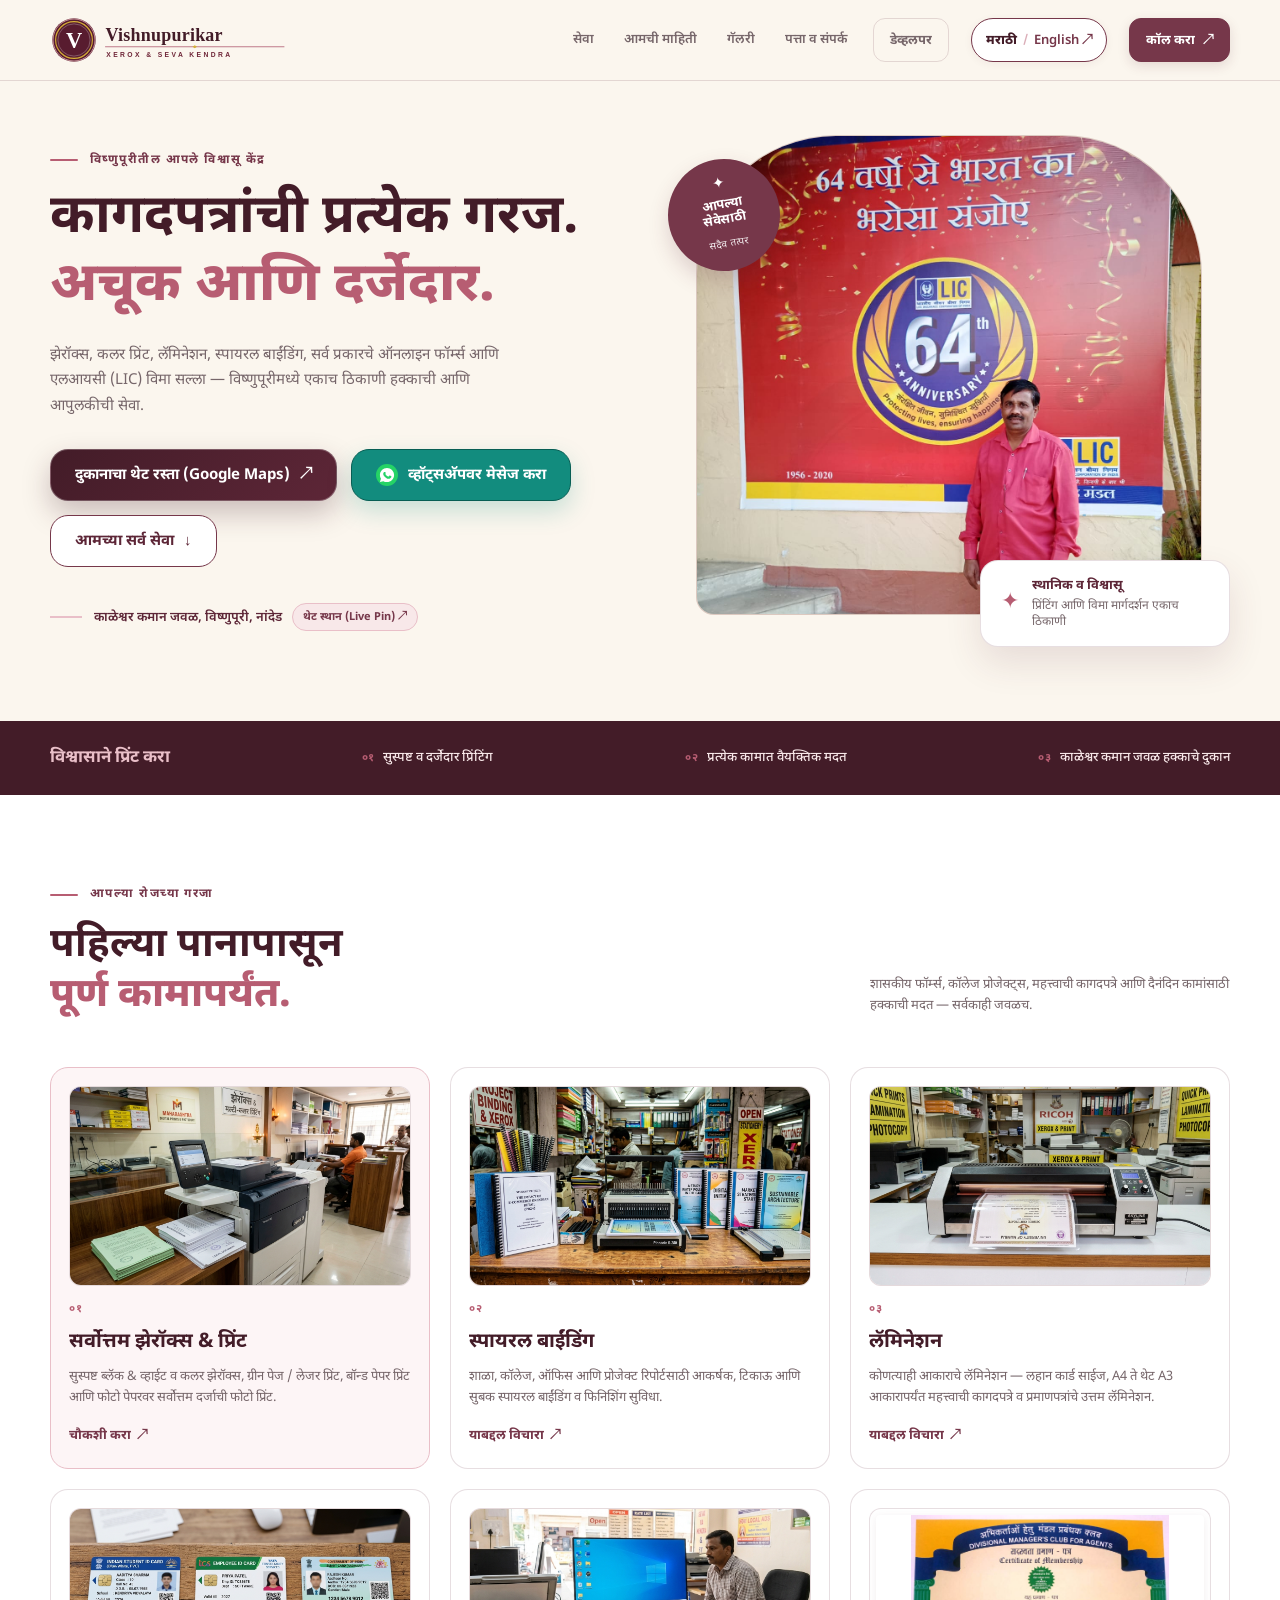
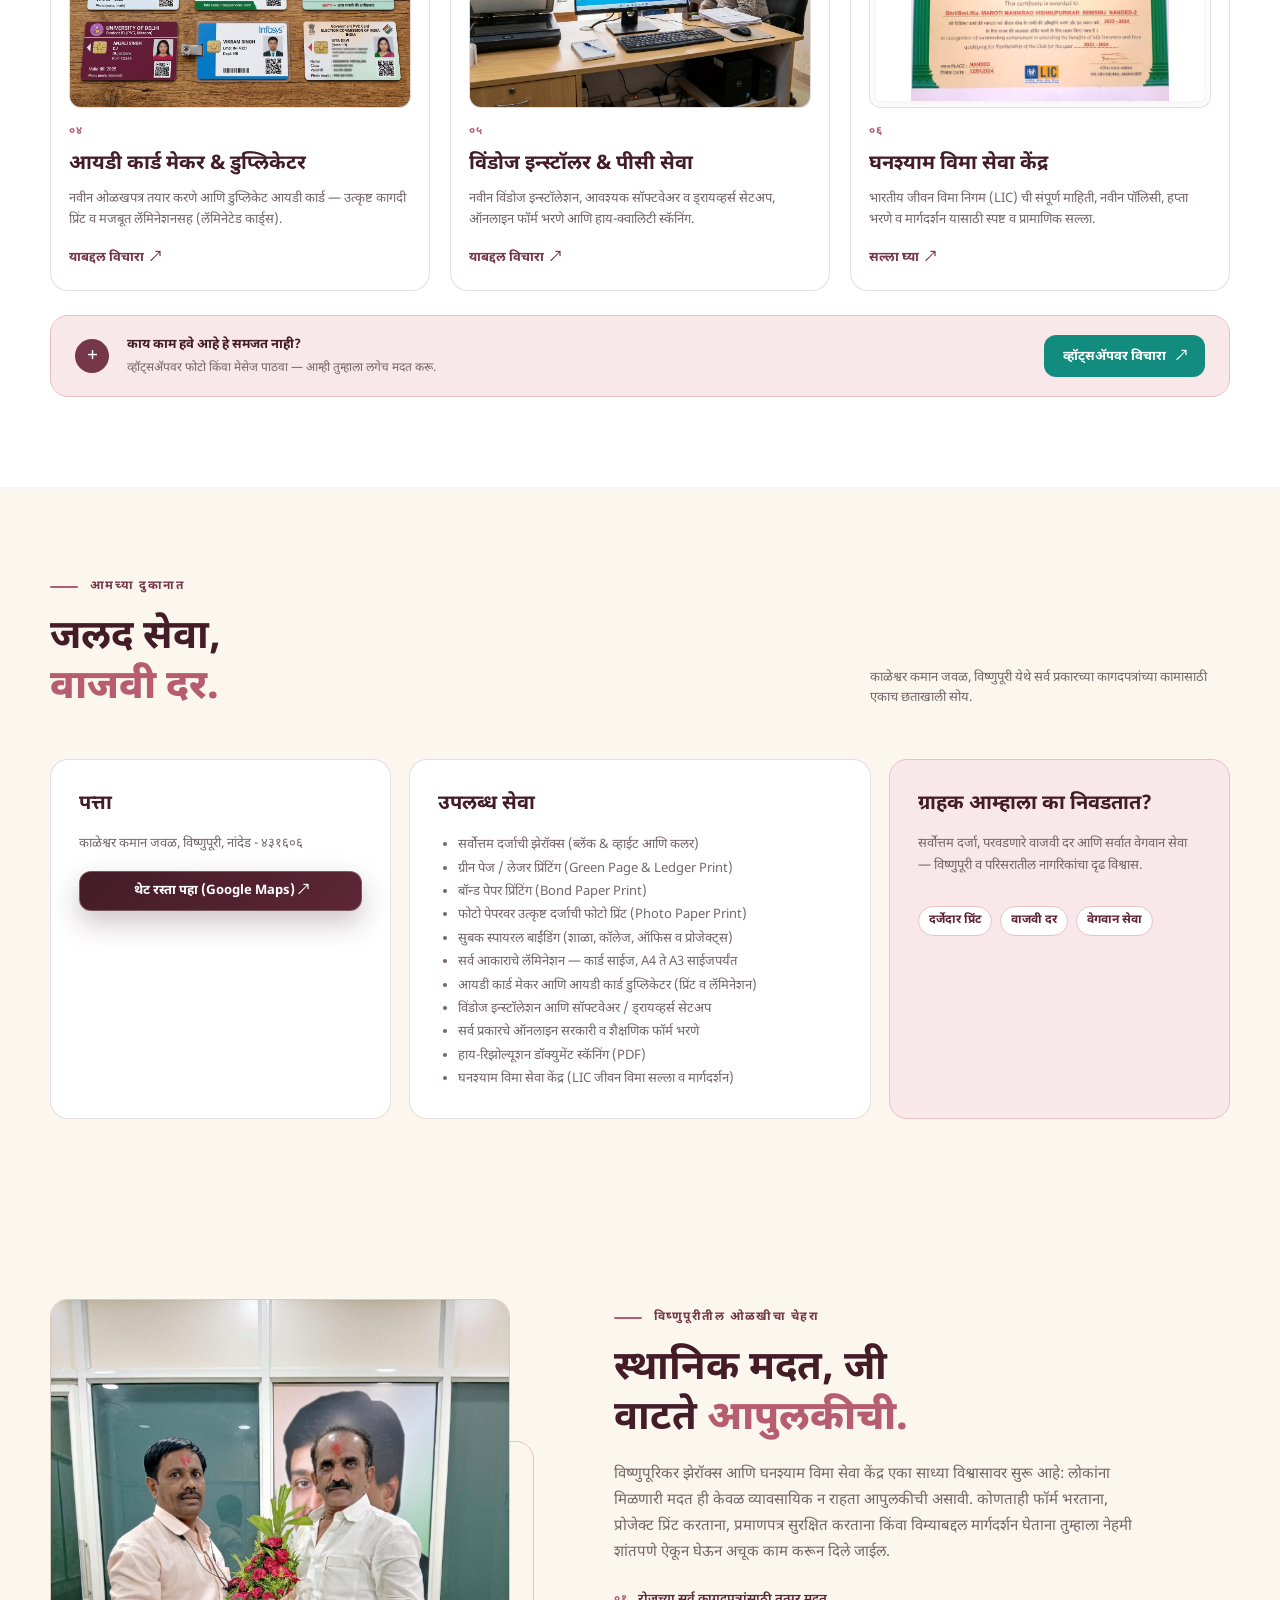
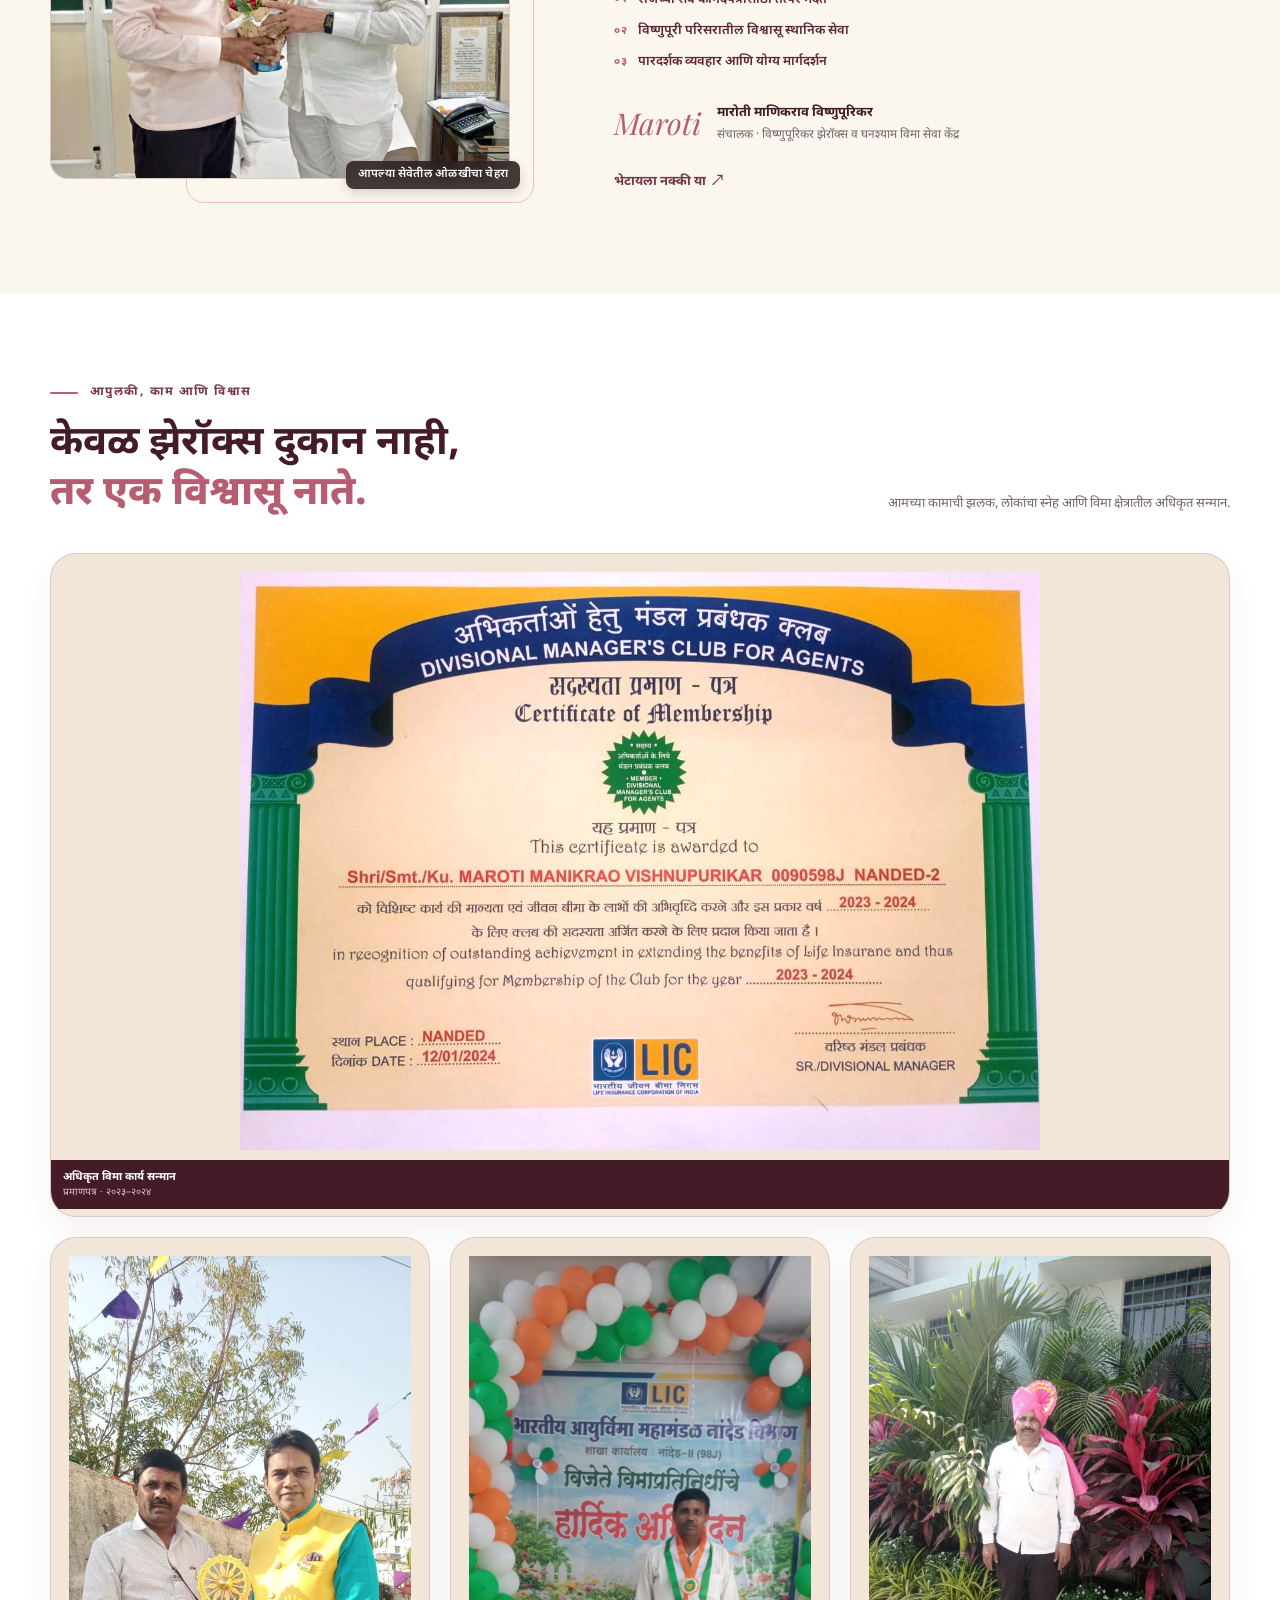
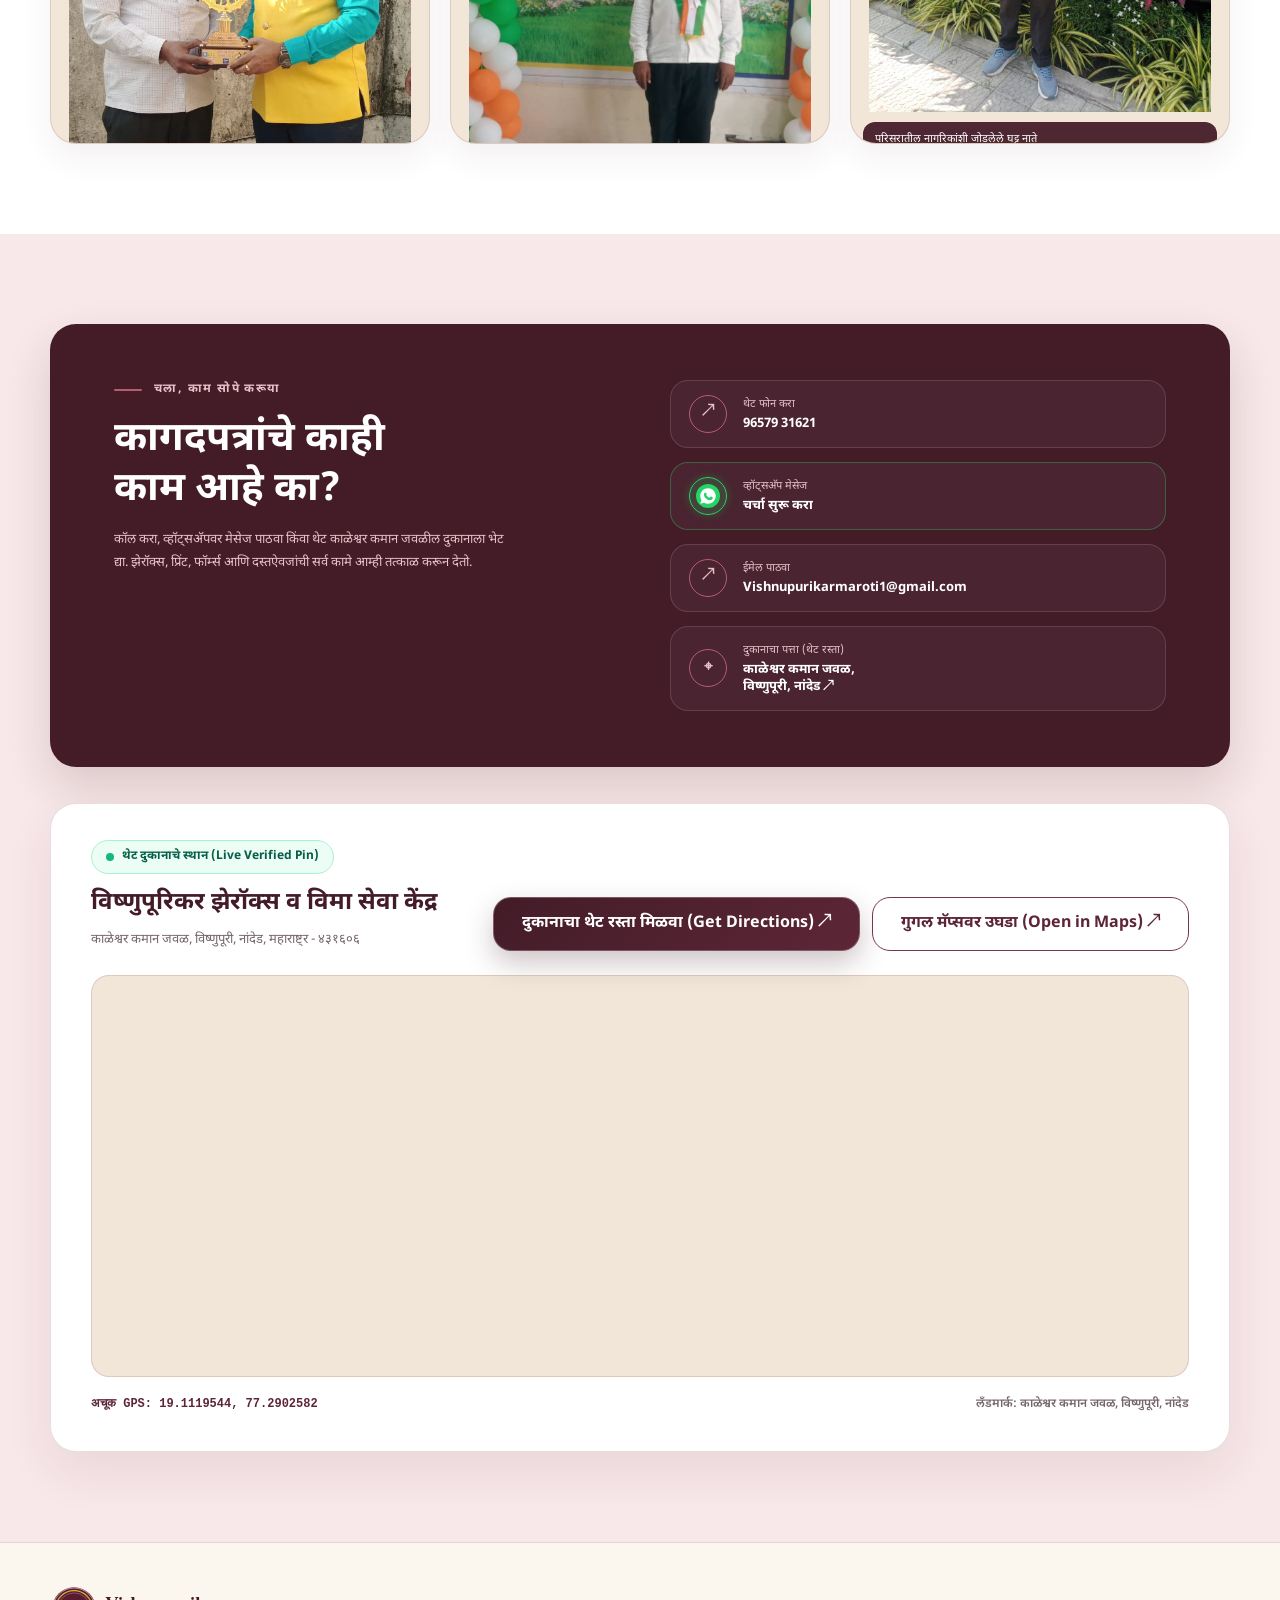
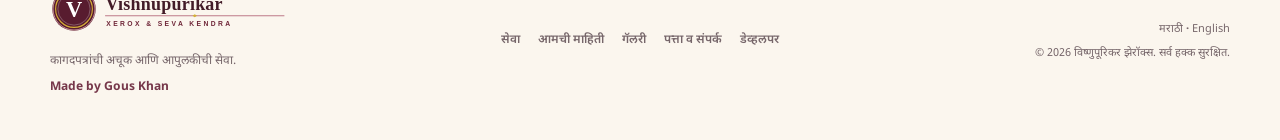
<file: index.html>
<!doctype html>
<html lang="mr">
  <head>
    <meta charset="UTF-8" />
    <meta name="viewport" content="width=device-width, initial-scale=1.0, maximum-scale=5.0, viewport-fit=cover" />
    <meta name="theme-color" content="#431c28" />
    <meta name="apple-mobile-web-app-capable" content="yes" />
    <meta name="apple-mobile-web-app-status-bar-style" content="black-translucent" />
    <meta name="mobile-web-app-capable" content="yes" />
    <meta name="format-detection" content="telephone=no" />
    <meta
      name="description"
      content="विष्णुपूरिकर झेरॉक्स व घनश्याम विमा सेवा केंद्र, काळेश्वर कमान जवळ, विष्णुपूरी, नांदेड. दर्जेदार झेरॉक्स, कलर प्रिंट, लॅमिनेशन, स्पायरल बाईंडिंग, ऑनलाइन फॉर्म्स आणि विमा सल्ला."
    />
    <meta name="geo.region" content="IN-MH" />
    <meta name="geo.placename" content="Vishnupuri, Nanded" />
    <meta name="geo.position" content="19.1119544;77.2902582" />
    <meta name="ICBM" content="19.1119544, 77.2902582" />
    <meta property="og:title" content="विष्णुपूरिकर झेरॉक्स व घनश्याम विमा सेवा केंद्र | नांदेड" />
    <meta property="og:description" content="काळेश्वर कमान जवळ, विष्णुपूरी, नांदेड येथे झेरॉक्स, कलर प्रिंट, लॅमिनेशन, बाईंडिंग व ऑनलाइन फॉर्म्ससाठी आपले विश्वासू केंद्र." />
    <meta property="og:type" content="business.business" />
    <meta property="og:image" content="images/owner.jpeg" />
    <title>विष्णुपूरिकर झेरॉक्स | Vishnupurikar Xerox &amp; Seva Kendra</title>
    <link rel="preconnect" href="https://fonts.googleapis.com" />
    <link rel="preconnect" href="https://fonts.gstatic.com" crossorigin />
    <link
      href="https://fonts.googleapis.com/css2?family=DM+Sans:wght@400;500;600;700&family=Noto+Sans+Devanagari:wght@400;500;600;700;800&family=Playfair+Display:wght@500;600;700&display=swap"
      rel="stylesheet"
    />
    <link rel="stylesheet" href="styles.css" />
    <script type="application/ld+json">
    {
      "@context": "https://schema.org",
      "@type": "LocalBusiness",
      "name": "विष्णुपूरिकर झेरॉक्स व घनश्याम विमा सेवा केंद्र",
      "alternateName": "Vishnupurikar Xerox & Ghansham Vima Seva Kendra",
      "image": "images/owner.jpeg",
      "telephone": "+919657931621",
      "email": "Vishnupurikarmaroti1@gmail.com",
      "address": {
        "@type": "PostalAddress",
        "streetAddress": "Near Kaleshwar Kaman",
        "addressLocality": "Vishnupuri, Nanded",
        "addressRegion": "Maharashtra",
        "postalCode": "431606",
        "addressCountry": "IN"
      },
      "geo": {
        "@type": "GeoCoordinates",
        "latitude": 19.1119544,
        "longitude": 77.2902582
      },
      "hasMap": "https://www.google.com/maps?q=19.1119544,77.2902582&z=17&hl=en",
      "priceRange": "₹",
      "openingHoursSpecification": [
        {
          "@type": "OpeningHoursSpecification",
          "dayOfWeek": ["Monday", "Tuesday", "Wednesday", "Thursday", "Friday", "Saturday"],
          "opens": "08:30",
          "closes": "21:00"
        }
      ]
    }
    </script>
  </head>
  <body class="marathi-mode">
    <!-- Mobile-Optimized Skeleton Loader -->
    <div id="app-skeleton" class="app-skeleton" aria-hidden="true">
      <div class="skeleton-header">
        <div class="skeleton-pill skeleton-logo"></div>
        <div class="skeleton-pill skeleton-btn"></div>
      </div>
      <div class="skeleton-hero">
        <div class="skeleton-line skeleton-tag"></div>
        <div class="skeleton-title"></div>
        <div class="skeleton-title short"></div>
        <div class="skeleton-line skeleton-para"></div>
        <div class="skeleton-line skeleton-para short"></div>
        <div class="skeleton-actions">
          <div class="skeleton-button"></div>
          <div class="skeleton-button secondary"></div>
        </div>
        <div class="skeleton-card"></div>
      </div>
    </div>

    <header class="site-header">
      <div class="container nav-wrap">
        <a class="brand" href="#top" aria-label="विष्णुपूरिकर झेरॉक्स होम">
          <img class="brand-logo" src="images/vishnupurikar-logo-2d.svg" alt="Vishnupurikar Xerox &amp; Seva Kendra" />
        </a>
        <button class="menu-toggle" aria-expanded="false" aria-controls="main-nav">
          <span></span><span></span><span></span>
          <span class="sr-only">मेनू उघडा</span>
        </button>
        <nav id="main-nav" class="main-nav" aria-label="मुख्य नेव्हिगेशन">
          <a class="nav-link" href="#services">सेवा</a>
          <a class="nav-link" href="#story">आमची माहिती</a>
          <a class="nav-link" href="#gallery">गॅलरी</a>
          <a class="nav-link" href="#contact">पत्ता व संपर्क</a>
          <a href="developer.html" class="developer-link">डेव्हलपर</a>
          <button id="lang-toggle-btn" class="lang-toggle-btn" type="button" aria-label="भाषा बदला">
            <span class="lang-current">मराठी</span>
            <span class="lang-divider">/</span>
            <span id="lang-text" class="lang-switch-to">English ↗</span>
          </button>
          <a class="nav-call" href="tel:+919657931621">कॉल करा <span>↗</span></a>
        </nav>
      </div>
    </header>

    <main id="top">
      <section class="hero section">
        <div class="container hero-grid">
          <div class="hero-copy">
            <p class="eyebrow"><span></span> विष्णुपूरीतील आपले विश्वासू केंद्र</p>
            <h1>कागदपत्रांची प्रत्येक गरज.<br /><em>अचूक आणि दर्जेदार.</em></h1>
            <p class="hero-lede">
              झेरॉक्स, कलर प्रिंट, लॅमिनेशन, स्पायरल बाईंडिंग, सर्व प्रकारचे ऑनलाइन फॉर्म्स आणि एलआयसी (LIC) विमा सल्ला — विष्णुपूरीमध्ये एकाच ठिकाणी हक्काची आणि आपुलकीची सेवा.
            </p>
            <div class="hero-actions">
              <a class="button button-location" href="https://www.google.com/maps/dir/?api=1&destination=19.1119544,77.2902582" target="_blank" rel="noreferrer" title="थेट गुगल मॅप्सवर रस्ता पहा">
                <span class="btn-text">दुकानाचा थेट रस्ता (Google Maps)</span> <span>↗</span>
              </a>
              <a class="button button-whatsapp" href="https://wa.me/919657931621?text=%E0%A4%A8%E0%A4%AE%E0%A4%B8%E0%A5%8D%E0%A4%95%E0%A4%BE%E0%A4%B0%2C%20%E0%A4%AE%E0%A4%B2%E0%A4%BE%20%E0%A4%9D%E0%A5%87%E0%A4%B0%E0%A5%8C%E0%A4%95%E0%A5%8D%E0%A4%B8%20%E0%A4%B5%20%E0%A4%A6%E0%A4%B8%E0%A5%8D%E0%A4%A4%E0%A4%90%E0%A4%B5%E0%A4%9C%20%E0%A4%95%E0%A4%BE%E0%A4%AE%E0%A4%BE%E0%A4%AC%E0%A4%A6%E0%A5%8D%E0%A4%A6%E0%A4%B2%20%E0%A4%AE%E0%A4%BE%E0%A4%B9%E0%A4%BF%E0%A4%A4%E0%A5%80%20%E0%A4%B9%E0%A4%B5%E0%A5%80%20%E0%A4%86%E0%A4%B9%E0%A5%87." target="_blank" rel="noreferrer">
                <img class="icon-whatsapp" src="images/whatsapp.svg" alt="" /> <span class="btn-text">व्हॉट्सअ‍ॅपवर मेसेज करा</span>
              </a>
              <a class="button button-quiet" href="#services">
                <span class="btn-text">आमच्या सर्व सेवा</span> <span>↓</span>
              </a>
            </div>
            <div class="hero-note">
              <span class="note-line"></span>
              <a class="hero-map-link" href="https://www.google.com/maps/dir/?api=1&destination=19.1119544,77.2902582" target="_blank" rel="noreferrer" title="गुगल मॅप्स उघडा">
                <span>काळेश्वर कमान जवळ, विष्णुपूरी, नांदेड</span>
                <span class="map-badge">थेट स्थान (Live Pin) ↗</span>
              </a>
            </div>
          </div>
          <div class="hero-visual">
            <div class="hero-image-wrap">
              <img src="images/owner.jpeg" alt="मारोती माणिकराव विष्णुपूरिकर - विष्णुपूरिकर झेरॉक्स" />
            </div>
            <div class="hero-stamp">
              <span class="stamp-star">✦</span>
              <strong>आपल्या सेवेसाठी</strong>
              <small>सदैव तत्पर</small>
            </div>
            <div class="hero-card">
              <span class="card-icon">✦</span>
              <span><strong>स्थानिक व विश्वासू</strong><small>प्रिंटिंग आणि विमा मार्गदर्शन एकाच ठिकाणी</small></span>
            </div>
          </div>
        </div>
      </section>

      <section class="trust-strip">
        <div class="container trust-grid">
          <span>विश्वासाने प्रिंट करा</span>
          <span class="trust-item"><b>०१</b> सुस्पष्ट व दर्जेदार प्रिंटिंग</span>
          <span class="trust-item"><b>०२</b> प्रत्येक कामात वैयक्तिक मदत</span>
          <span class="trust-item"><b>०३</b> काळेश्वर कमान जवळ हक्काचे दुकान</span>
        </div>
      </section>

      <section id="services" class="section services-section">
        <div class="container">
          <div class="section-heading">
            <div>
              <p class="eyebrow"><span></span> आपल्या रोजच्या गरजा</p>
              <h2>पहिल्या पानापासून<br /><em>पूर्ण कामापर्यंत.</em></h2>
            </div>
            <p class="section-intro">शासकीय फॉर्म्स, कॉलेज प्रोजेक्ट्स, महत्त्वाची कागदपत्रे आणि दैनंदिन कामांसाठी हक्काची मदत — सर्वकाही जवळच.</p>
          </div>
          <div class="service-grid">
            <article class="service-card service-featured">
              <div class="service-card-media">
                <img src="images/xerox-machine-pro.jpg" alt="सर्वोत्तम झेरॉक्स व प्रिंटिंग" />
              </div>
              <div class="service-number">०१</div>
              <h3>सर्वोत्तम झेरॉक्स &amp; प्रिंट</h3>
              <p>सुस्पष्ट ब्लॅक &amp; व्हाईट व कलर झेरॉक्स, ग्रीन पेज / लेजर प्रिंट, बॉन्ड पेपर प्रिंट आणि फोटो पेपरवर सर्वोत्तम दर्जाची फोटो प्रिंट.</p>
              <a href="https://wa.me/919657931621?text=%E0%A4%A8%E0%A4%AE%E0%A4%B8%E0%A5%8D%E0%A4%95%E0%A4%BE%E0%A4%B0%2C%20%E0%A4%AE%E0%A4%B2%E0%A4%BE%20%E0%A4%AA%E0%A5%8D%E0%A4%B0%E0%A4%BF%E0%A4%82%E0%A4%9F%E0%A4%BF%E0%A4%82%E0%A4%97%E0%A4%AC%E0%A4%A6%E0%A5%8D%E0%A4%A6%E0%A4%B2%20%E0%A4%B5%E0%A4%BF%E0%A4%9A%E0%A4%BE%E0%A4%B0%E0%A4%BE%E0%A4%AF%E0%A4%9A%E0%A5%87%20%E0%A4%86%E0%A4%B9%E0%A5%87." target="_blank" rel="noreferrer">चौकशी करा <span>↗</span></a>
            </article>
            <article class="service-card">
              <div class="service-card-media">
                <img src="images/spiral-binding-pro.jpg" alt="स्पायरल बाईंडिंग" />
              </div>
              <div class="service-number">०२</div>
              <h3>स्पायरल बाईंडिंग</h3>
              <p>शाळा, कॉलेज, ऑफिस आणि प्रोजेक्ट रिपोर्टसाठी आकर्षक, टिकाऊ आणि सुबक स्पायरल बाईंडिंग व फिनिशिंग सुविधा.</p>
              <a href="https://wa.me/919657931621?text=%E0%A4%A8%E0%A4%AE%E0%A4%B8%E0%A5%8D%E0%A4%95%E0%A4%BE%E0%A4%B0%2C%20%E0%A4%AE%E0%A4%B2%E0%A4%BE%20%E0%A4%AC%E0%A4%BE%E0%A4%88%E0%A4%82%E0%A4%A1%E0%A4%BF%E0%A4%82%E0%A4%97%E0%A4%AC%E0%A4%A6%E0%A5%8D%E0%A4%A6%E0%A4%B2%20%E0%A4%B5%E0%A4%BF%E0%A4%9A%E0%A4%BE%E0%A4%B0%E0%A4%BE%E0%A4%AF%E0%A4%9A%E0%A5%87%20%E0%A4%86%E0%A4%B9%E0%A5%87." target="_blank" rel="noreferrer">याबद्दल विचारा <span>↗</span></a>
            </article>
            <article class="service-card">
              <div class="service-card-media">
                <img src="images/lamination-pro.jpg" alt="लॅमिनेशन" />
              </div>
              <div class="service-number">०३</div>
              <h3>लॅमिनेशन</h3>
              <p>कोणत्याही आकाराचे लॅमिनेशन — लहान कार्ड साईज, A4 ते थेट A3 आकारापर्यंत महत्त्वाची कागदपत्रे व प्रमाणपत्रांचे उत्तम लॅमिनेशन.</p>
              <a href="https://wa.me/919657931621?text=%E0%A4%A8%E0%A4%AE%E0%A4%B8%E0%A5%8D%E0%A4%95%E0%A4%BE%E0%A4%B0%2C%20%E0%A4%AE%E0%A4%B2%E0%A4%BE%20%E0%A4%B2%E0%A5%87%E0%A4%AE%E0%A4%BF%E0%A4%A8%E0%A5%87%E0%A4%B6%E0%A4%A8%E0%A4%AC%E0%A4%A6%E0%A5%8D%E0%A4%A6%E0%A4%B2%20%E0%A4%B5%E0%A4%BF%E0%A4%9A%E0%A4%BE%E0%A4%B0%E0%A4%BE%E0%A4%AF%E0%A4%9A%E0%A5%87%20%E0%A4%86%E0%A4%B9%E0%A5%87." target="_blank" rel="noreferrer">याबद्दल विचारा <span>↗</span></a>
            </article>
            <article class="service-card">
              <div class="service-card-media">
                <img src="images/id-card-maker.png" alt="आयडी कार्ड मेकर आणि डुप्लिकेटर" />
              </div>
              <div class="service-number">०४</div>
              <h3>आयडी कार्ड मेकर &amp; डुप्लिकेटर</h3>
              <p>नवीन ओळखपत्र तयार करणे आणि डुप्लिकेट आयडी कार्ड — उत्कृष्ट कागदी प्रिंट व मजबूत लॅमिनेशनसह (लॅमिनेटेड कार्ड्स).</p>
              <a href="https://wa.me/919657931621?text=%E0%A4%A8%E0%A4%AE%E0%A4%B8%E0%A5%8D%E0%A4%95%E0%A4%BE%E0%A4%B0%2C%20%E0%A4%AE%E0%A4%B2%E0%A4%BE%20%E0%A4%86%E0%A4%AF%E0%A4%A1%E0%A5%80%20%E0%A4%95%E0%A4%BE%E0%A4%B0%E0%A5%8D%E0%A4%A1%E0%A4%AC%E0%A4%A6%E0%A5%8D%E0%A4%A6%E0%A4%B2%20%E0%A4%B5%E0%A4%BF%E0%A4%9A%E0%A4%BE%E0%A4%B0%E0%A4%BE%E0%A4%AF%E0%A4%9A%E0%A5%87%20%E0%A4%86%E0%A4%B9%E0%A5%87." target="_blank" rel="noreferrer">याबद्दल विचारा <span>↗</span></a>
            </article>
            <article class="service-card">
              <div class="service-card-media">
                <img src="images/windows-pc-service.jpg" alt="विंडोज इन्स्टॉलर आणि कॉम्प्युटर सेवा" />
              </div>
              <div class="service-number">०५</div>
              <h3>विंडोज इन्स्टॉलर &amp; पीसी सेवा</h3>
              <p>नवीन विंडोज इन्स्टॉलेशन, आवश्यक सॉफ्टवेअर व ड्रायव्हर्स सेटअप, ऑनलाइन फॉर्म भरणे आणि हाय-क्वालिटी स्कॅनिंग.</p>
              <a href="https://wa.me/919657931621?text=%E0%A4%A8%E0%A4%AE%E0%A4%B8%E0%A5%8D%E0%A4%95%E0%A4%BE%E0%A4%B0%2C%20%E0%A4%AE%E0%A4%B2%E0%A4%BE%20%E0%A4%B5%E0%A4%BF%E0%A4%82%E0%A4%A1%E0%A5%8B%E0%A4%9C%20%E0%A4%86%E0%A4%A3%E0%A4%BF%20%E0%A4%B8%E0%A5%89%E0%A4%AB%E0%A5%8D%E0%A4%9F%E0%A4%B5%E0%A5%87%E0%A4%85%E0%A4%B0%20%E0%A4%B8%E0%A5%87%E0%A4%B5%E0%A5%87%E0%A4%AC%E0%A4%A6%E0%A5%8D%E0%A4%A6%E0%A4%B2%20%E0%A4%B5%E0%A4%BF%E0%A4%9A%E0%A4%BE%E0%A4%B0%E0%A4%BE%E0%A4%AF%E0%A4%9A%E0%A5%87%20%E0%A4%86%E0%A4%B9%E0%A5%87." target="_blank" rel="noreferrer">याबद्दल विचारा <span>↗</span></a>
            </article>
            <article class="service-card">
              <div class="service-card-media card-media-certificate">
                <img src="images/WhatsApp Image 2026-10-10 at 12.07.47 PM.jpeg" alt="घनश्याम विमा सेवा केंद्र - एलआयसी अधिकृत सन्मान प्रमाणपत्र" class="card-certificate-img" />
              </div>
              <div class="service-number">०६</div>
              <h3>घनश्याम विमा सेवा केंद्र</h3>
              <p>भारतीय जीवन विमा निगम (LIC) ची संपूर्ण माहिती, नवीन पॉलिसी, हप्ता भरणे व मार्गदर्शन यासाठी स्पष्ट व प्रामाणिक सल्ला.</p>
              <a href="#contact">सल्ला घ्या <span>↗</span></a>
            </article>
          </div>
          <div class="service-note">
            <span class="service-note-mark">+</span>
            <div><strong>काय काम हवे आहे हे समजत नाही?</strong><span>व्हॉट्सअ‍ॅपवर फोटो किंवा मेसेज पाठवा — आम्ही तुम्हाला लगेच मदत करू.</span></div>
            <a class="button button-whatsapp-sm" href="https://wa.me/919657931621?text=%E0%A4%A8%E0%A4%AE%E0%A4%B8%E0%A5%8D%E0%A4%95%E0%A4%BE%E0%A4%B0%2C%20%E0%A4%AE%E0%A4%B2%E0%A4%BE%20%E0%A4%95%E0%A4%BE%E0%A4%97%E0%A4%A6%E0%A4%AA%E0%A4%A4%E0%A5%8D%E0%A4%B0%E0%A4%BE%E0%A4%82%E0%A4%9A%E0%A5%8D%E0%A4%AF%E0%A4%BE%20%E0%A4%95%E0%A4%BE%E0%A4%AE%E0%A4%BE%E0%A4%B8%E0%A4%BE%E0%A4%A0%E0%A5%80%20%E0%A4%AE%E0%A4%A6%E0%A4%A4%20%E0%A4%B9%E0%A4%B5%E0%A5%80%20%E0%A4%86%E0%A4%B9%E0%A5%87." target="_blank" rel="noreferrer"><img class="icon-whatsapp-sm" src="images/whatsapp.svg" alt="" /> <span>व्हॉट्सअ‍ॅपवर विचारा</span> <span>↗</span></a>
          </div>
        </div>
      </section>

      <section id="shop-details" class="section shop-details-section">
        <div class="container">
          <div class="section-heading">
            <div>
              <p class="eyebrow"><span></span> आमच्या दुकानात</p>
              <h2>जलद सेवा,<br /><em>वाजवी दर.</em></h2>
            </div>
            <p class="section-intro">काळेश्वर कमान जवळ, विष्णुपूरी येथे सर्व प्रकारच्या कागदपत्रांच्या कामासाठी एकाच छताखाली सोय.</p>
          </div>
          <div class="shop-details-grid">
            <article class="detail-card">
              <h3>पत्ता</h3>
              <p>काळेश्वर कमान जवळ, विष्णुपूरी, नांदेड - ४३१६०६</p>
              <a class="button button-location button-sm" href="https://www.google.com/maps/dir/?api=1&destination=19.1119544,77.2902582" target="_blank" rel="noreferrer">
                <span>थेट रस्ता पहा (Google Maps) ↗</span>
              </a>
            </article>
            <article class="detail-card">
              <h3>उपलब्ध सेवा</h3>
              <ul id="shop-services-list">
                <li>सर्वोत्तम दर्जाची झेरॉक्स (ब्लॅक &amp; व्हाईट आणि कलर)</li>
                <li>ग्रीन पेज / लेजर प्रिंटिंग (Green Page &amp; Ledger Print)</li>
                <li>बॉन्ड पेपर प्रिंटिंग (Bond Paper Print)</li>
                <li>फोटो पेपरवर उत्कृष्ट दर्जाची फोटो प्रिंट (Photo Paper Print)</li>
                <li>सुबक स्पायरल बाईंडिंग (शाळा, कॉलेज, ऑफिस व प्रोजेक्ट्स)</li>
                <li>सर्व आकाराचे लॅमिनेशन — कार्ड साईज, A4 ते A3 साईजपर्यंत</li>
                <li>आयडी कार्ड मेकर आणि आयडी कार्ड डुप्लिकेटर (प्रिंट व लॅमिनेशन)</li>
                <li>विंडोज इन्स्टॉलेशन आणि सॉफ्टवेअर / ड्रायव्हर्स सेटअप</li>
                <li>सर्व प्रकारचे ऑनलाइन सरकारी व शैक्षणिक फॉर्म भरणे</li>
                <li>हाय-रिझोल्यूशन डॉक्युमेंट स्कॅनिंग (PDF)</li>
                <li>घनश्याम विमा सेवा केंद्र (LIC जीवन विमा सल्ला व मार्गदर्शन)</li>
              </ul>
            </article>
            <article class="detail-card detail-card-highlight">
              <h3>ग्राहक आम्हाला का निवडतात?</h3>
              <p>सर्वोत्तम दर्जा, परवडणारे वाजवी दर आणि सर्वात वेगवान सेवा — विष्णुपूरी व परिसरातील नागरिकांचा दृढ विश्वास.</p>
              <div class="detail-badge-wrap">
                <span class="badge-tag">दर्जेदार प्रिंट</span>
                <span class="badge-tag">वाजवी दर</span>
                <span class="badge-tag">वेगवान सेवा</span>
              </div>
            </article>
          </div>
        </div>
      </section>

      <section id="story" class="section story-section">
        <div class="container story-grid">
          <div class="story-image">
            <img src="images/hero-primary.png" alt="मारोती माणिकराव विष्णुपूरिकर" />
            <span class="image-caption">आपल्या सेवेतील ओळखीचा चेहरा</span>
          </div>
          <div class="story-copy">
            <p class="eyebrow"><span></span> विष्णुपूरीतील ओळखीचा चेहरा</p>
            <h2>स्थानिक मदत, जी<br />वाटते <em>आपुलकीची.</em></h2>
            <p>
              विष्णुपूरिकर झेरॉक्स आणि घनश्याम विमा सेवा केंद्र एका साध्या विश्वासावर सुरू आहे: लोकांना मिळणारी मदत ही केवळ व्यावसायिक न राहता आपुलकीची असावी. कोणताही फॉर्म भरताना, प्रोजेक्ट प्रिंट करताना, प्रमाणपत्र सुरक्षित करताना किंवा विम्याबद्दल मार्गदर्शन घेताना तुम्हाला नेहमी शांतपणे ऐकून घेऊन अचूक काम करून दिले जाईल.
            </p>
            <div class="story-points">
              <span><b>०१</b> रोजच्या सर्व कागदपत्रांसाठी तत्पर मदत</span>
              <span><b>०२</b> विष्णुपूरी परिसरातील विश्वासू स्थानिक सेवा</span>
              <span><b>०३</b> पारदर्शक व्यवहार आणि योग्य मार्गदर्शन</span>
            </div>
            <div class="signature-block">
              <div class="signature">Maroti</div>
              <div><strong>मारोती माणिकराव विष्णुपूरिकर</strong><small>संचालक · विष्णुपूरिकर झेरॉक्स व घनश्याम विमा सेवा केंद्र</small></div>
            </div>
            <a class="text-link" href="#contact">भेटायला नक्की या <span>↗</span></a>
          </div>
        </div>
      </section>

      <section id="gallery" class="section gallery-section">
        <div class="container">
          <div class="section-heading gallery-heading">
            <div>
              <p class="eyebrow"><span></span> आपुलकी, काम आणि विश्वास</p>
              <h2>केवळ झेरॉक्स दुकान नाही,<br /><em>तर एक विश्वासू नाते.</em></h2>
            </div>
            <p class="section-intro">आमच्या कामाची झलक, लोकांचा स्नेह आणि विमा क्षेत्रातील अधिकृत सन्मान.</p>
          </div>
          <div class="gallery-grid">
            <figure class="gallery-certificate">
              <img src="images/WhatsApp Image 2026-10-10 at 12.07.47 PM.jpeg" alt="मारोती माणिकराव विष्णुपूरिकर सन्मान प्रमाणपत्र" />
              <figcaption><strong>अधिकृत विमा कार्य सन्मान</strong><span>प्रमाणपत्र · २०२३–२०२४</span></figcaption>
            </figure>
            <figure><img src="images/insurance-owner-1.jpeg" alt="विमा कार्यातील सन्मान" /><figcaption>विमा कार्यातील सन्मान व ओळख</figcaption></figure>
            <figure><img src="images/insurance-owner-2.jpeg" alt="एलआयसी कार्यक्रमातील उपस्थिती" /><figcaption>एलआयसी (LIC) कार्यक्रमातील उपस्थिती</figcaption></figure>
            <figure><img src="images/WhatsApp Image 2026-10-10 at 12.08.08 PM.jpeg" alt="परिसरातील नागरिकांशी जोडलेले नाते" /><figcaption>परिसरातील नागरिकांशी जोडलेले घट्ट नाते</figcaption></figure>
          </div>
        </div>
      </section>

      <section id="contact" class="contact-section">
        <div class="container contact-card">
          <div class="contact-copy">
            <p class="eyebrow eyebrow-light"><span></span> चला, काम सोपे करूया</p>
            <h2>कागदपत्रांचे काही<br />काम आहे का?</h2>
            <p>कॉल करा, व्हॉट्सअ‍ॅपवर मेसेज पाठवा किंवा थेट काळेश्वर कमान जवळील दुकानाला भेट द्या. झेरॉक्स, प्रिंट, फॉर्म्स आणि दस्तऐवजांची सर्व कामे आम्ही तत्काळ करून देतो.</p>
          </div>
          <div class="contact-actions">
            <a class="contact-action" href="tel:+919657931621"><span class="action-symbol">↗</span><span><small>थेट फोन करा</small><strong>96579 31621</strong></span></a>
            <a class="contact-action contact-action-whatsapp" href="https://wa.me/919657931621" target="_blank" rel="noreferrer"><span class="action-symbol action-symbol-whatsapp"><img class="contact-whatsapp-logo" src="images/whatsapp.svg" alt="WhatsApp" /></span><span><small>व्हॉट्सअ‍ॅप मेसेज</small><strong>चर्चा सुरू करा (WhatsApp)</strong></span></a>
            <a class="contact-action" href="mailto:Vishnupurikarmaroti1@gmail.com"><span class="action-symbol">↗</span><span><small>ईमेल पाठवा</small><strong>Vishnupurikarmaroti1@gmail.com</strong></span></a>
            <a class="contact-action contact-address-link" href="https://www.google.com/maps/dir/?api=1&destination=19.1119544,77.2902582" target="_blank" rel="noreferrer">
              <span class="action-symbol">⌖</span>
              <span><small>दुकानाचा पत्ता (थेट रस्ता)</small><strong>काळेश्वर कमान जवळ,<br />विष्णुपूरी, नांदेड <span>↗</span></strong></span>
            </a>
          </div>
        </div>

        <div class="container map-card">
          <div class="map-header">
            <div class="map-info">
              <div class="live-pill">
                <span class="live-pulse"></span>
                <span class="live-text">थेट दुकानाचे स्थान (Live Verified Pin)</span>
              </div>
              <h3 class="map-title">विष्णुपूरिकर झेरॉक्स व विमा सेवा केंद्र</h3>
              <p class="map-address">काळेश्वर कमान जवळ, विष्णुपूरी, नांदेड, महाराष्ट्र - ४३१६०६</p>
            </div>
            <div class="map-buttons">
              <a class="button button-location button-lg" href="https://www.google.com/maps/dir/?api=1&destination=19.1119544,77.2902582" target="_blank" rel="noreferrer">
                <span>दुकानाचा थेट रस्ता मिळवा (Get Directions) ↗</span>
              </a>
              <a class="button button-quiet button-lg" href="https://www.google.com/maps?q=19.1119544,77.2902582&z=17&hl=en" target="_blank" rel="noreferrer">
                <span>गुगल मॅप्सवर उघडा (Open in Maps) ↗</span>
              </a>
            </div>
          </div>
          <div class="map-embed-wrapper">
            <iframe
              id="shop-map-iframe"
              title="विष्णुपूरिकर झेरॉक्स थेट गुगल मॅप"
              src="https://maps.google.com/maps?q=19.1119544,77.2902582&z=17&output=embed"
              width="100%"
              height="400"
              style="border:0;"
              allowfullscreen=""
              loading="lazy"
              referrerpolicy="no-referrer-when-downgrade"
            ></iframe>
          </div>
          <div class="map-footer">
            <span class="map-coord">अचूक GPS: 19.1119544, 77.2902582</span>
            <span class="map-landmark">लँडमार्क: काळेश्वर कमान जवळ, विष्णुपूरी, नांदेड</span>
          </div>
        </div>
      </section>
    </main>

    <footer class="site-footer">
      <div class="container footer-grid">
        <div>
          <a class="brand footer-brand" href="#top"><img class="brand-logo" src="images/vishnupurikar-logo-2d.svg" alt="Vishnupurikar Xerox &amp; Seva Kendra" /></a>
          <p>कागदपत्रांची अचूक आणि आपुलकीची सेवा.</p>
          <p class="footer-credit">Made by Gous Khan</p>
        </div>
        <div class="footer-links">
          <a href="#services">सेवा</a>
          <a href="#story">आमची माहिती</a>
          <a href="#gallery">गॅलरी</a>
          <a href="#contact">पत्ता व संपर्क</a>
          <a href="developer.html">डेव्हलपर</a>
        </div>
        <div class="footer-meta">
          <span>मराठी <b>·</b> English</span>
          <span>© <span id="year"></span> विष्णुपूरिकर झेरॉक्स. सर्व हक्क सुरक्षित.</span>
        </div>
      </div>
    <!-- Native Mobile App Floating Bottom Bar -->
    <nav class="mobile-bottom-bar" aria-label="त्वरित कृती पट्टी">
      <a class="bottom-action-btn btn-call" href="tel:+919657931621" aria-label="थेट कॉल करा">
        <svg class="action-icon" viewBox="0 0 24 24" width="20" height="20" fill="currentColor">
          <path d="M6.62 10.79a15.053 15.053 0 006.59 6.59l2.2-2.2c.27-.27.67-.36 1.02-.24 1.12.37 2.33.57 3.57.57.55 0 1 .45 1 1V20c0 .55-.45 1-1 1-9.39 0-17-7.61-17-17 0-.55.45-1 1-1h3.5c.55 0 1 .45 1 1 0 1.25.2 2.45.57 3.57.11.35.03.74-.25 1.02l-2.2 2.2z"/>
        </svg>
        <span>कॉल करा</span>
      </a>
      <a class="bottom-action-btn btn-whatsapp" href="https://wa.me/919657931621?text=%E0%A4%A8%E0%A4%AE%E0%A4%B8%E0%A5%8D%E0%A4%95%E0%A4%BE%E0%A4%B0%2C%20%E0%A4%AE%E0%A4%B2%E0%A4%BE%20%E0%A4%9D%E0%A5%87%E0%A4%B0%E0%A5%8C%E0%A4%95%E0%A5%8D%E0%A4%B8%20%E0%A4%B5%20%E0%A4%A6%E0%A4%B8%E0%A5%8D%E0%A4%A4%E0%A4%90%E0%A4%B5%E0%A4%9C%20%E0%A4%95%E0%A4%BE%E0%A4%AE%E0%A4%BE%E0%A4%AC%E0%A4%A6%E0%A5%8D%E0%A4%A6%E0%A4%B2%20%E0%A4%AE%E0%A4%BE%E0%A4%B9%E0%A4%BF%E0%A4%A4%E0%A5%80%20%E0%A4%B9%E0%A4%B5%E0%A5%80%20%E0%A4%86%E0%A4%B9%E0%A5%87." target="_blank" rel="noreferrer" aria-label="व्हॉट्सअ‍ॅप मेसेज">
        <img class="action-icon-img" src="images/whatsapp.svg" alt="" width="20" height="20" />
        <span>व्हॉट्सअ‍ॅप</span>
      </a>
      <a class="bottom-action-btn btn-maps" href="https://www.google.com/maps/dir/?api=1&destination=19.1119544,77.2902582" target="_blank" rel="noreferrer" aria-label="थेट गुगल मॅप्स रस्ता">
        <svg class="action-icon" viewBox="0 0 24 24" width="20" height="20" fill="currentColor">
          <path d="M12 2C8.13 2 5 5.13 5 9c0 5.25 7 13 7 13s7-7.75 7-13c0-3.87-3.13-7-7-7zm0 9.5a2.5 2.5 0 010-5 2.5 2.5 0 010 5z"/>
        </svg>
        <span>थेट रस्ता</span>
      </a>
    </nav>
    <script src="script.js"></script>
  </body>
</html>
</file>
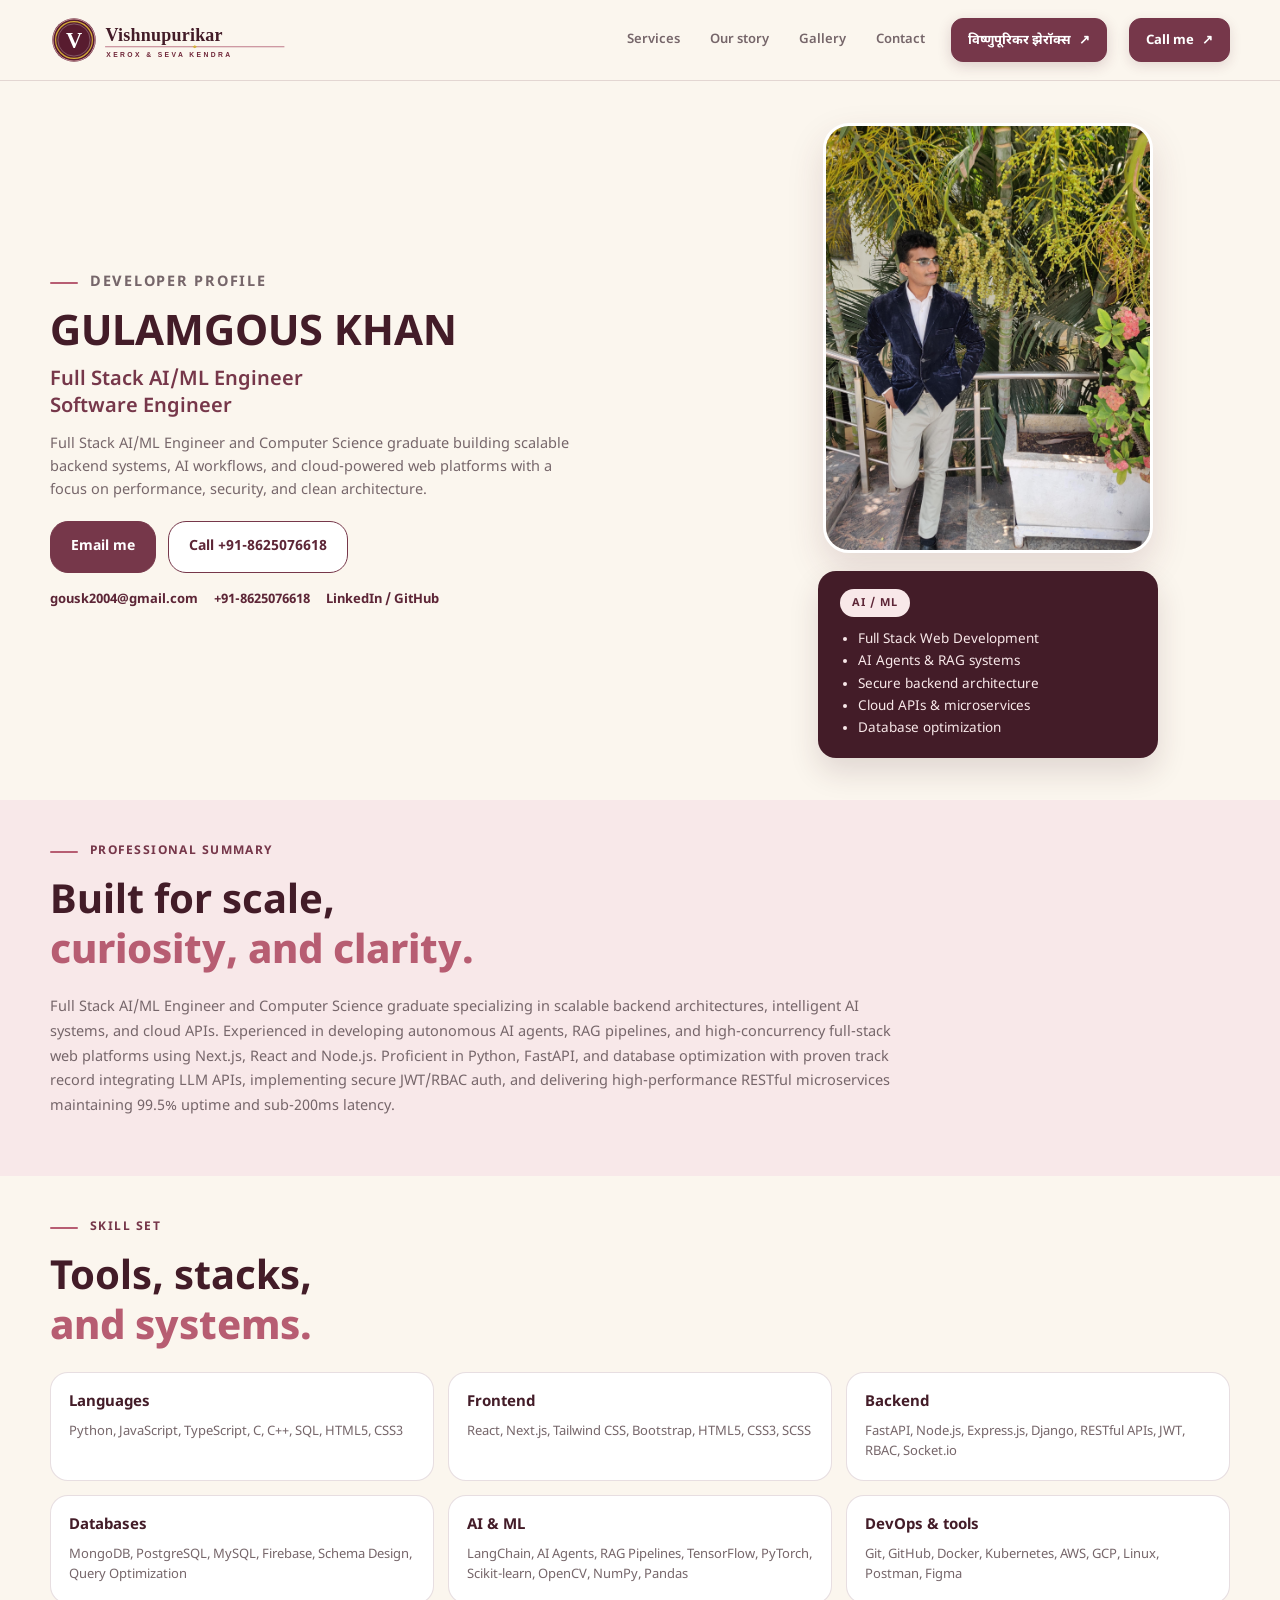
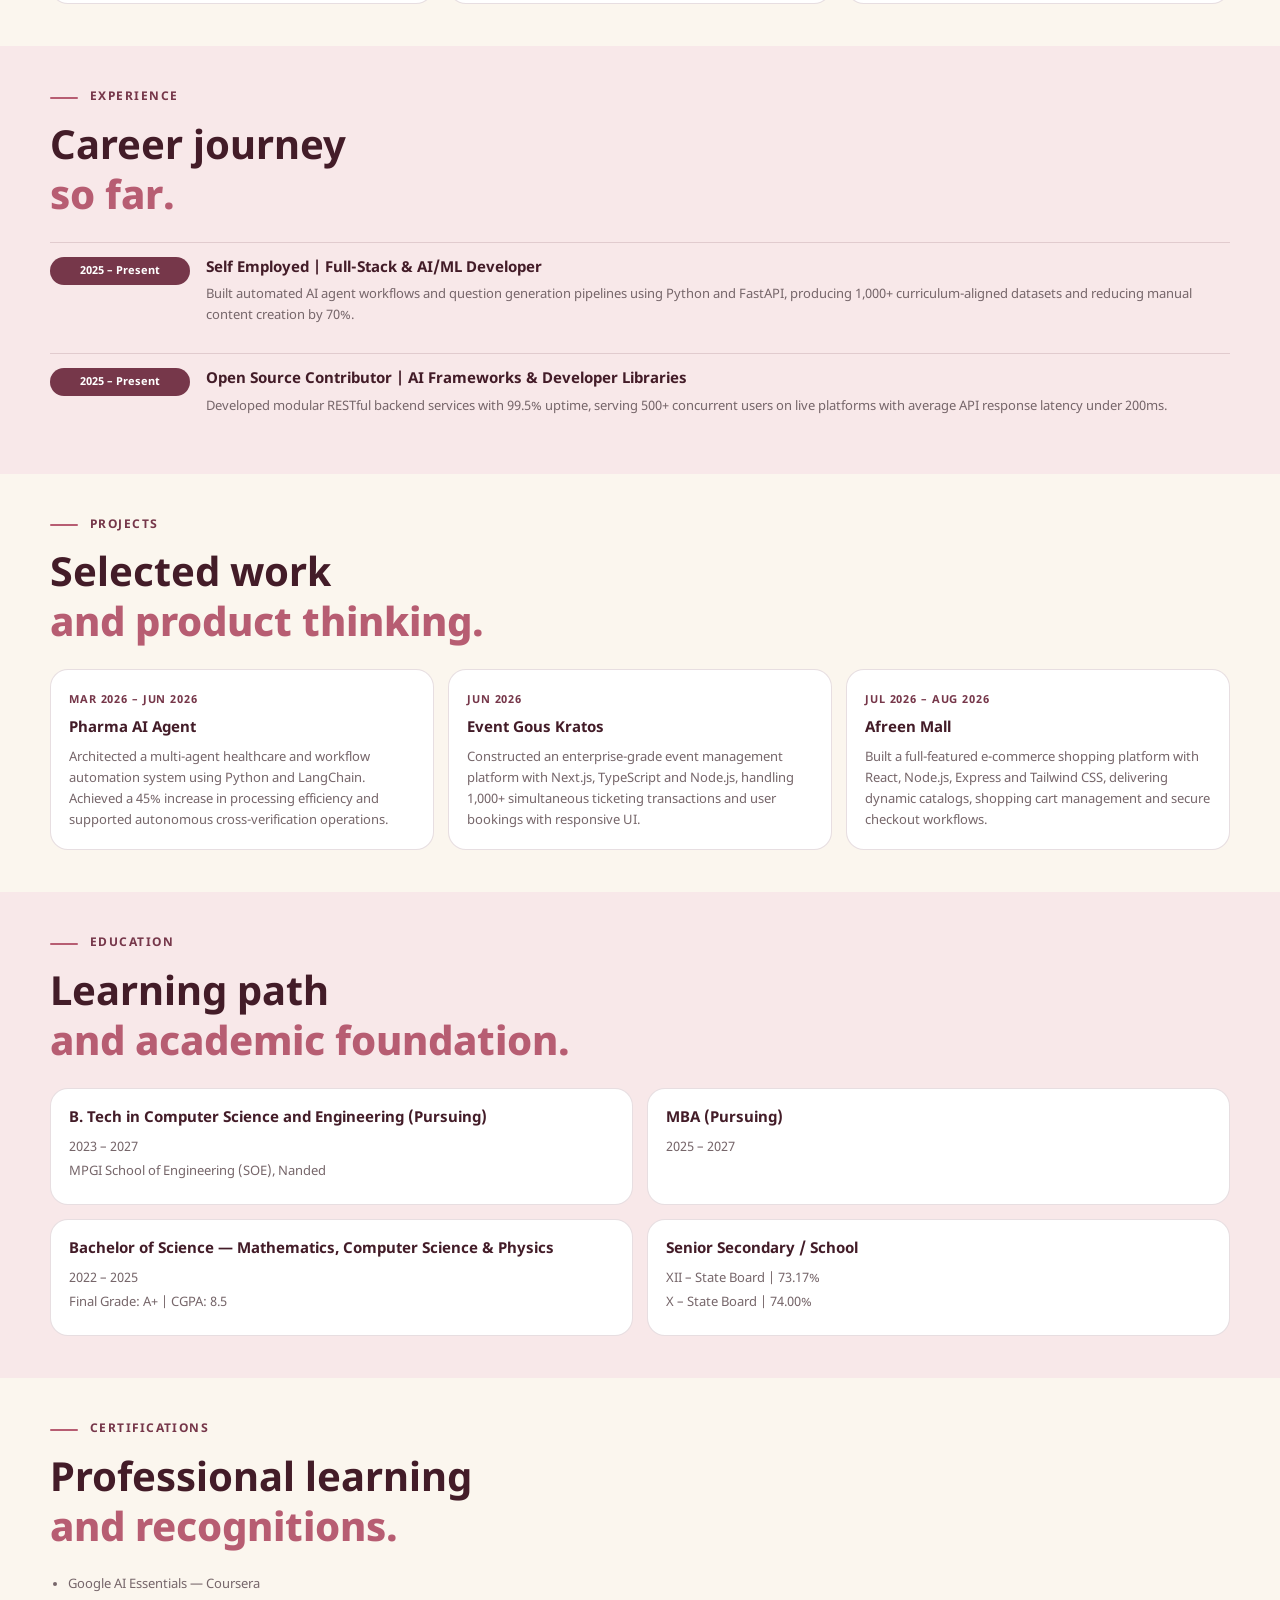
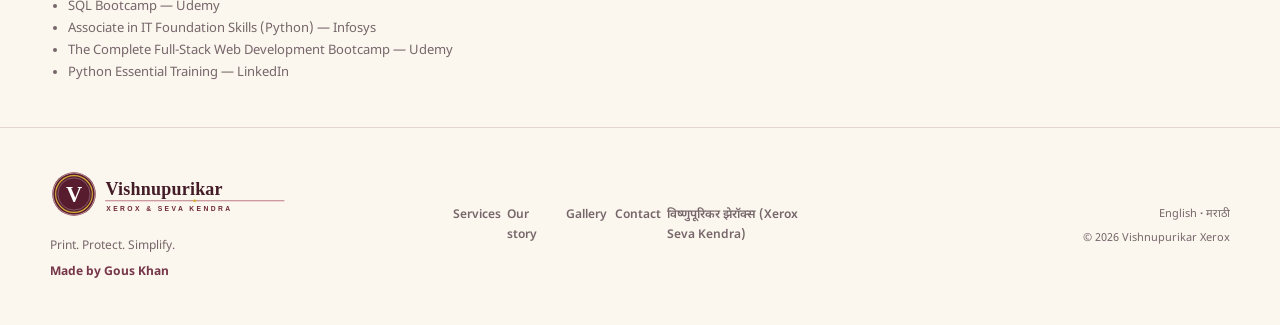
<file: developer.html>
<!doctype html>
<html lang="en">
  <head>
    <meta charset="UTF-8" />
    <meta name="viewport" content="width=device-width, initial-scale=1.0, maximum-scale=5.0, viewport-fit=cover" />
    <meta name="theme-color" content="#431c28" />
    <meta name="apple-mobile-web-app-capable" content="yes" />
    <meta name="apple-mobile-web-app-status-bar-style" content="black-translucent" />
    <meta name="mobile-web-app-capable" content="yes" />
    <meta name="format-detection" content="telephone=no" />
    <meta name="description" content="Developer profile of Gous Khan — Full Stack AI/ML Engineer and Software Engineer." />
    <title>Gous Khan | Developer Profile</title>
    <link rel="preconnect" href="https://fonts.googleapis.com" />
    <link rel="preconnect" href="https://fonts.gstatic.com" crossorigin />
    <link href="https://fonts.googleapis.com/css2?family=DM+Sans:wght@400;500;600;700&family=Noto+Sans+Devanagari:wght@400;500;600;700&family=Playfair+Display:wght@500;600;700&display=swap" rel="stylesheet" />
    <link rel="stylesheet" href="styles.css" />
  </head>
  <body class="developer-page">
    <header class="site-header">
      <div class="container nav-wrap">
        <a class="brand" href="index.html" aria-label="Vishnupurikar Xerox home">
          <img class="brand-logo" src="images/vishnupurikar-logo-2d.svg" alt="Vishnupurikar Xerox &amp; Seva Kendra" />
        </a>
        <button class="menu-toggle" aria-expanded="false" aria-controls="main-nav">
          <span></span><span></span><span></span>
          <span class="sr-only">Open navigation</span>
        </button>
        <nav id="main-nav" class="main-nav" aria-label="Main navigation">
          <a class="nav-link" href="index.html#services">Services</a>
          <a class="nav-link" href="index.html#story">Our story</a>
          <a class="nav-link" href="index.html#gallery">Gallery</a>
          <a class="nav-link" href="index.html#contact">Contact</a>
          <a href="index.html" class="developer-link xerox-nav-link" title="विष्णुपूरिकर झेरॉक्स मुख्य पानावर जा">विष्णुपूरिकर झेरॉक्स <span>↗</span></a>
          <a class="nav-call" href="tel:+918625076618">Call me <span>↗</span></a>
        </nav>
      </div>
    </header>

    <main class="developer-main">
      <section class="developer-hero section">
        <div class="container developer-hero-wrap">
          <div class="developer-intro">
            <p class="eyebrow"><span></span> Developer profile</p>
            <h1>GULAMGOUS KHAN</h1>
            <h2>Full Stack AI/ML Engineer<br />Software Engineer</h2>
            <p>
              Full Stack AI/ML Engineer and Computer Science graduate building scalable backend systems,
              AI workflows, and cloud-powered web platforms with a focus on performance, security, and clean architecture.
            </p>
            <div class="developer-actions">
              <a class="button button-primary" href="mailto:gousk2004@gmail.com">Email me</a>
              <a class="button button-quiet" href="tel:+918625076618">Call +91-8625076618</a>
            </div>
            <div class="developer-meta">
              <span>gousk2004@gmail.com</span>
              <span>+91-8625076618</span>
              <span>LinkedIn / GitHub</span>
            </div>
          </div>
          <div class="developer-visual">
            <div class="developer-photo">
              <img src="images/developer-profile-upright.jpg" alt="Gulamgous Khan, developer" />
            </div>
            <div class="developer-card">
              <div class="developer-badge">AI / ML</div>
              <ul>
                <li>Full Stack Web Development</li>
                <li>AI Agents &amp; RAG systems</li>
                <li>Secure backend architecture</li>
                <li>Cloud APIs &amp; microservices</li>
                <li>Database optimization</li>
              </ul>
            </div>
          </div>
        </div>
      </section>

      <section class="developer-summary section light-panel">
        <div class="container">
          <div class="section-heading narrow-heading">
            <div>
              <p class="eyebrow"><span></span> Professional summary</p>
              <h2>Built for scale,<br /><em>curiosity, and clarity.</em></h2>
            </div>
          </div>
          <p class="summary-copy">
            Full Stack AI/ML Engineer and Computer Science graduate specializing in scalable backend architectures,
            intelligent AI systems, and cloud APIs. Experienced in developing autonomous AI agents, RAG pipelines,
            and high-concurrency full-stack web platforms using Next.js, React and Node.js. Proficient in Python,
            FastAPI, and database optimization with proven track record integrating LLM APIs, implementing secure
            JWT/RBAC auth, and delivering high-performance RESTful microservices maintaining 99.5% uptime and
            sub-200ms latency.
          </p>
        </div>
      </section>

      <section class="section">
        <div class="container">
          <div class="section-heading narrow-heading">
            <div>
              <p class="eyebrow"><span></span> Skill set</p>
              <h2>Tools, stacks,<br /><em>and systems.</em></h2>
            </div>
          </div>
          <div class="skills-grid">
            <div class="skill-box">
              <h3>Languages</h3>
              <p>Python, JavaScript, TypeScript, C, C++, SQL, HTML5, CSS3</p>
            </div>
            <div class="skill-box">
              <h3>Frontend</h3>
              <p>React, Next.js, Tailwind CSS, Bootstrap, HTML5, CSS3, SCSS</p>
            </div>
            <div class="skill-box">
              <h3>Backend</h3>
              <p>FastAPI, Node.js, Express.js, Django, RESTful APIs, JWT, RBAC, Socket.io</p>
            </div>
            <div class="skill-box">
              <h3>Databases</h3>
              <p>MongoDB, PostgreSQL, MySQL, Firebase, Schema Design, Query Optimization</p>
            </div>
            <div class="skill-box">
              <h3>AI &amp; ML</h3>
              <p>LangChain, AI Agents, RAG Pipelines, TensorFlow, PyTorch, Scikit-learn, OpenCV, NumPy, Pandas</p>
            </div>
            <div class="skill-box">
              <h3>DevOps &amp; tools</h3>
              <p>Git, GitHub, Docker, Kubernetes, AWS, GCP, Linux, Postman, Figma</p>
            </div>
          </div>
        </div>
      </section>

      <section class="developer-experience section light-panel">
        <div class="container">
          <div class="section-heading narrow-heading">
            <div>
              <p class="eyebrow"><span></span> Experience</p>
              <h2>Career journey<br /><em>so far.</em></h2>
            </div>
          </div>
          <div class="timeline">
            <article class="timeline-item">
              <span class="time-tag">2025 – Present</span>
              <div>
                <h3>Self Employed | Full-Stack &amp; AI/ML Developer</h3>
                <p>
                  Built automated AI agent workflows and question generation pipelines using Python and FastAPI,
                  producing 1,000+ curriculum-aligned datasets and reducing manual content creation by 70%.
                </p>
              </div>
            </article>
            <article class="timeline-item">
              <span class="time-tag">2025 – Present</span>
              <div>
                <h3>Open Source Contributor | AI Frameworks &amp; Developer Libraries</h3>
                <p>
                  Developed modular RESTful backend services with 99.5% uptime, serving 500+ concurrent users on
                  live platforms with average API response latency under 200ms.
                </p>
              </div>
            </article>
          </div>
        </div>
      </section>

      <section class="section">
        <div class="container">
          <div class="section-heading narrow-heading">
            <div>
              <p class="eyebrow"><span></span> Projects</p>
              <h2>Selected work<br /><em>and product thinking.</em></h2>
            </div>
          </div>
          <div class="project-grid">
            <article class="project-card">
              <span class="project-date">Mar 2026 – Jun 2026</span>
              <h3>Pharma AI Agent</h3>
              <p>
                Architected a multi-agent healthcare and workflow automation system using Python and LangChain.
                Achieved a 45% increase in processing efficiency and supported autonomous cross-verification operations.
              </p>
            </article>
            <article class="project-card">
              <span class="project-date">Jun 2026</span>
              <h3>Event Gous Kratos</h3>
              <p>
                Constructed an enterprise-grade event management platform with Next.js, TypeScript and Node.js,
                handling 1,000+ simultaneous ticketing transactions and user bookings with responsive UI.
              </p>
            </article>
            <article class="project-card">
              <span class="project-date">Jul 2026 – Aug 2026</span>
              <h3>Afreen Mall</h3>
              <p>
                Built a full-featured e-commerce shopping platform with React, Node.js, Express and Tailwind CSS,
                delivering dynamic catalogs, shopping cart management and secure checkout workflows.
              </p>
            </article>
          </div>
        </div>
      </section>

      <section class="section education-section light-panel">
        <div class="container">
          <div class="section-heading narrow-heading">
            <div>
              <p class="eyebrow"><span></span> Education</p>
              <h2>Learning path<br /><em>and academic foundation.</em></h2>
            </div>
          </div>
          <div class="education-grid">
            <div class="edu-card">
              <h3>B. Tech in Computer Science and Engineering (Pursuing)</h3>
              <p>2023 – 2027</p>
              <p>MPGI School of Engineering (SOE), Nanded</p>
            </div>
            <div class="edu-card">
              <h3>MBA (Pursuing)</h3>
              <p>2025 – 2027</p>
            </div>
            <div class="edu-card">
              <h3>Bachelor of Science — Mathematics, Computer Science &amp; Physics</h3>
              <p>2022 – 2025</p>
              <p>Final Grade: A+ | CGPA: 8.5</p>
            </div>
            <div class="edu-card">
              <h3>Senior Secondary / School</h3>
              <p>XII – State Board | 73.17%</p>
              <p>X – State Board | 74.00%</p>
            </div>
          </div>
        </div>
      </section>

      <section class="section">
        <div class="container">
          <div class="section-heading narrow-heading">
            <div>
              <p class="eyebrow"><span></span> Certifications</p>
              <h2>Professional learning<br /><em>and recognitions.</em></h2>
            </div>
          </div>
          <ul class="cert-list">
            <li>Google AI Essentials — Coursera</li>
            <li>SQL Bootcamp — Udemy</li>
            <li>Associate in IT Foundation Skills (Python) — Infosys</li>
            <li>The Complete Full-Stack Web Development Bootcamp — Udemy</li>
            <li>Python Essential Training — LinkedIn</li>
          </ul>
        </div>
      </section>
    </main>

    <footer class="site-footer">
      <div class="container footer-grid">
        <div>
          <a class="brand footer-brand" href="index.html"><img class="brand-logo" src="images/vishnupurikar-logo-2d.svg" alt="Vishnupurikar Xerox &amp; Seva Kendra" /></a>
          <p>Print. Protect. Simplify.</p>
          <p class="footer-credit">Made by Gous Khan</p>
        </div>
        <div class="footer-links">
          <a href="index.html#services">Services</a>
          <a href="index.html#story">Our story</a>
          <a href="index.html#gallery">Gallery</a>
          <a href="index.html#contact">Contact</a>
          <a href="index.html" class="footer-xerox-link">विष्णुपूरिकर झेरॉक्स (Xerox Seva Kendra)</a>
        </div>
        <div class="footer-meta">
          <span>English <b>·</b> मराठी</span>
          <span>© <span id="year"></span> Vishnupurikar Xerox</span>
        </div>
      </div>
    </footer>
    <!-- Native Mobile App Floating Bottom Bar for Developer Profile -->
    <nav class="mobile-bottom-bar" aria-label="Quick Actions">
      <a class="bottom-action-btn btn-call" href="tel:+918625076618" aria-label="Call Developer">
        <svg class="action-icon" viewBox="0 0 24 24" width="20" height="20" fill="currentColor">
          <path d="M6.62 10.79a15.053 15.053 0 006.59 6.59l2.2-2.2c.27-.27.67-.36 1.02-.24 1.12.37 2.33.57 3.57.57.55 0 1 .45 1 1V20c0 .55-.45 1-1 1-9.39 0-17-7.61-17-17 0-.55.45-1 1-1h3.5c.55 0 1 .45 1 1 0 1.25.2 2.45.57 3.57.11.35.03.74-.25 1.02l-2.2 2.2z"/>
        </svg>
        <span>Call</span>
      </a>
      <a class="bottom-action-btn btn-whatsapp" href="mailto:gousk2004@gmail.com" aria-label="Email Developer">
        <svg class="action-icon" viewBox="0 0 24 24" width="20" height="20" fill="currentColor">
          <path d="M20 4H4c-1.1 0-1.99.9-1.99 2L2 18c0 1.1.9 2 2 2h16c1.1 0 2-.9 2-2V6c0-1.1-.9-2-2-2zm0 4l-8 5-8-5V6l8 5 8-5v2z"/>
        </svg>
        <span>Email</span>
      </a>
      <a class="bottom-action-btn btn-maps" href="index.html" aria-label="Return to Vishnupurikar Xerox">
        <svg class="action-icon" viewBox="0 0 24 24" width="20" height="20" fill="currentColor">
          <path d="M10 20v-6h4v6h5v-8h3L12 3 2 12h3v8z"/>
        </svg>
        <span>झेरॉक्स मुख्य</span>
      </a>
    </nav>
    <script src="script.js"></script>
  </body>
</html>
</file>
<file: styles.css>
@import url("https://fonts.googleapis.com/css2?family=DM+Sans:wght@400;500;600;700&family=Noto+Sans+Devanagari:wght@400;500;600;700;800&family=Playfair+Display:wght@500;600;700&display=swap");

/* ==========================================================================
   VIEW TRANSITIONS API
   ========================================================================== */
@view-transition {
  navigation: auto;
}
::view-transition-old(root) {
  animation: 160ms cubic-bezier(0.4, 0, 0.2, 1) both vt-fade-out;
}
::view-transition-new(root) {
  animation: 200ms cubic-bezier(0.4, 0, 0.2, 1) both vt-fade-in;
}
@keyframes vt-fade-out {
  from { opacity: 1; transform: scale(1); }
  to { opacity: 0; transform: scale(0.99); }
}
@keyframes vt-fade-in {
  from { opacity: 0; transform: scale(1.01); }
  to { opacity: 1; transform: scale(1); }
}

:root {
  --rose-950: #431c28;
  --rose-900: #5d2637;
  --rose-800: #76374a;
  --rose-500: #b75d72;
  --rose-200: #e9bfc8;
  --rose-100: #f8e8e9;
  --cream: #fbf6ee;
  --cream-deep: #f2e6d8;
  --ink: #2c2020;
  --muted: #76666a;
  --white: #ffffff;
  --line: rgba(93, 38, 55, .15);
  --heading: "Playfair Display", Georgia, serif;
  --body: "DM Sans", Arial, sans-serif;
  --marathi: "Noto Sans Devanagari", -apple-system, BlinkMacSystemFont, "Segoe UI", Roboto, sans-serif;
  --max: 1180px;

  /* Safe Area Insets (iOS notch, dynamic island, Android navigation bars) */
  --sat: env(safe-area-inset-top, 0px);
  --sar: env(safe-area-inset-right, 0px);
  --sab: env(safe-area-inset-bottom, 0px);
  --sal: env(safe-area-inset-left, 0px);

  /* Continuous Corner Tokens (Smooth Squircles) */
  --radius-xs: 8px;
  --radius-sm: 12px;
  --radius-md: 18px;
  --radius-lg: 26px;
  --radius-xl: 34px;
  --radius-pill: 9999px;
  --corner-smoothing: 60%;

  /* Typography scale */
  --text-xs: 12px;
  --text-sm: 13px;
  --text-base: 15px;
  --text-md: 17px;
  --text-lg: 20px;
  --text-xl: 24px;
}

/* Base Reset & Mobile Viewport Overflow Protection */
*, *::before, *::after {
  box-sizing: border-box;
  min-width: 0;
}
html {
  scroll-behavior: smooth;
  overflow-x: hidden;
  max-width: 100vw;
  width: 100%;
  -webkit-text-size-adjust: 100%;
  text-size-adjust: 100%;
}
body {
  margin: 0;
  padding: 0;
  overflow-x: hidden;
  max-width: 100vw;
  width: 100%;
  background: var(--cream);
  color: var(--ink);
  font-family: var(--marathi);
  font-size: var(--text-base);
  line-height: 1.65;
  -webkit-font-smoothing: antialiased;
  -moz-osx-font-smoothing: grayscale;
  position: relative;
}

body.english-mode {
  font-family: var(--body);
}

/* Balanced Headlines Typography */
h1, h2, h3, h4, h5, h6,
.hero-copy h1,
.section-heading h2,
.story-copy h2,
.gallery-heading h2,
.contact-copy h2,
.map-title {
  text-wrap: balance;
  word-break: normal;
}
p, .hero-lede, .section-intro, .story-copy > p {
  text-wrap: pretty;
}

/* Continuous Corner Smoothing applied to surfaces */
.button,
.service-card,
.detail-card,
.showcase-card,
.contact-card,
.map-card,
.hero-card,
.gallery-grid figure,
.service-note,
.mobile-bottom-bar,
.skill-box,
.project-card,
.edu-card,
.developer-card,
.developer-photo,
.lang-toggle-btn {
  corner-smoothing: var(--corner-smoothing);
  -webkit-corner-smoothing: var(--corner-smoothing);
}

/* ==========================================================================
   APP SKELETON LOADER (Mobile-first, smooth shimmer & fade-out)
   ========================================================================== */
.app-skeleton {
  position: fixed;
  inset: 0;
  z-index: 99999;
  background: var(--cream);
  padding: calc(16px + var(--sat)) calc(16px + var(--sar)) calc(24px + var(--sab)) calc(16px + var(--sal));
  display: flex;
  flex-direction: column;
  gap: 20px;
  overflow: hidden;
  transition: opacity 0.35s ease, visibility 0.35s ease;
}
.app-skeleton.skeleton-fade-out {
  opacity: 0;
  visibility: hidden;
  pointer-events: none;
}
.skeleton-header {
  display: flex;
  justify-content: space-between;
  align-items: center;
  height: 52px;
}
.skeleton-pill {
  height: 38px;
  border-radius: var(--radius-pill);
  background: linear-gradient(90deg, rgba(233, 191, 200, 0.3) 25%, rgba(248, 232, 233, 0.8) 50%, rgba(233, 191, 200, 0.3) 75%);
  background-size: 200% 100%;
  animation: skeleton-shimmer 1.4s infinite;
}
.skeleton-logo { width: 140px; }
.skeleton-btn { width: 44px; }
.skeleton-hero {
  display: flex;
  flex-direction: column;
  gap: 14px;
}
.skeleton-line {
  height: 14px;
  border-radius: var(--radius-xs);
  background: linear-gradient(90deg, rgba(233, 191, 200, 0.3) 25%, rgba(248, 232, 233, 0.8) 50%, rgba(233, 191, 200, 0.3) 75%);
  background-size: 200% 100%;
  animation: skeleton-shimmer 1.4s infinite;
}
.skeleton-tag { width: 120px; height: 16px; border-radius: var(--radius-pill); }
.skeleton-title {
  height: 32px;
  width: 85%;
  border-radius: var(--radius-sm);
  background: linear-gradient(90deg, rgba(233, 191, 200, 0.35) 25%, rgba(248, 232, 233, 0.85) 50%, rgba(233, 191, 200, 0.35) 75%);
  background-size: 200% 100%;
  animation: skeleton-shimmer 1.4s infinite;
}
.skeleton-title.short { width: 65%; }
.skeleton-para { width: 95%; }
.skeleton-para.short { width: 75%; }
.skeleton-actions {
  display: flex;
  gap: 12px;
  margin-top: 8px;
}
.skeleton-button {
  flex: 1;
  height: 48px;
  border-radius: var(--radius-md);
  background: linear-gradient(90deg, rgba(93, 38, 55, 0.2) 25%, rgba(118, 55, 74, 0.35) 50%, rgba(93, 38, 55, 0.2) 75%);
  background-size: 200% 100%;
  animation: skeleton-shimmer 1.4s infinite;
}
.skeleton-button.secondary {
  background: linear-gradient(90deg, rgba(233, 191, 200, 0.35) 25%, rgba(248, 232, 233, 0.75) 50%, rgba(233, 191, 200, 0.35) 75%);
  background-size: 200% 100%;
}
.skeleton-card {
  width: 100%;
  height: 220px;
  border-radius: var(--radius-lg);
  margin-top: 14px;
  background: linear-gradient(90deg, rgba(233, 191, 200, 0.3) 25%, rgba(248, 232, 233, 0.8) 50%, rgba(233, 191, 200, 0.3) 75%);
  background-size: 200% 100%;
  animation: skeleton-shimmer 1.4s infinite;
}
@keyframes skeleton-shimmer {
  0% { background-position: 200% 0; }
  100% { background-position: -200% 0; }
}

img { display: block; max-width: 100%; height: auto; }
a { color: inherit; text-decoration: none; }
.container { width: min(var(--max), calc(100% - 48px)); margin: 0 auto; }
.section { padding: 90px 0; }
.sr-only { position: absolute; width: 1px; height: 1px; padding: 0; margin: -1px; overflow: hidden; clip: rect(0,0,0,0); white-space: nowrap; border: 0; }

/* Sticky Header with Safe-Area Inset */
.site-header {
  position: sticky;
  top: 0;
  z-index: 100;
  background: rgba(251, 246, 238, .96);
  border-bottom: 1px solid var(--line);
  backdrop-filter: blur(16px);
  -webkit-backdrop-filter: blur(16px);
  padding-top: var(--sat);
  padding-left: var(--sal);
  padding-right: var(--sar);
  width: 100%;
}
.nav-wrap {
  display: flex;
  align-items: center;
  justify-content: space-between;
  min-height: 80px;
}
.brand {
  display: inline-flex;
  align-items: center;
  gap: 12px;
}
.brand-logo {
  width: auto;
  max-width: 240px;
  height: 48px;
  object-fit: contain;
  object-position: left center;
  display: block;
  transition: transform .2s ease;
}
.brand:hover .brand-logo {
  transform: scale(1.02);
}

/* Nav Menu & Actions */
.main-nav {
  display: flex;
  align-items: center;
  gap: 22px;
  font-size: var(--text-sm);
  font-weight: 600;
}
.main-nav a.nav-link {
  color: var(--muted);
  transition: color .2s ease;
  padding: 8px 4px;
}
.main-nav a.nav-link:hover {
  color: var(--rose-900);
}

/* Unified Nav Buttons (Consistent 44px Height) */
.developer-link,
.lang-toggle-btn,
.nav-call {
  display: inline-flex;
  align-items: center;
  justify-content: center;
  gap: 8px;
  min-height: 44px;
  height: 44px;
  padding: 0 16px;
  border-radius: var(--radius-sm);
  font-family: inherit;
  font-size: var(--text-sm);
  font-weight: 700;
  white-space: nowrap;
  line-height: 1;
  transition: transform .2s ease, box-shadow .2s ease, background .2s ease, border-color .2s ease;
  box-sizing: border-box;
}

.developer-link {
  background: transparent;
  color: var(--muted);
  border: 1.5px solid var(--line);
}
.developer-link:hover, .developer-link.active {
  background: var(--rose-100);
  color: var(--rose-900);
  border-color: var(--rose-500);
}
.xerox-nav-link {
  background: var(--rose-800) !important;
  color: var(--white) !important;
  border-color: var(--rose-800) !important;
  box-shadow: 0 4px 14px rgba(93, 38, 55, .2);
}
.xerox-nav-link:hover {
  background: var(--rose-950) !important;
  border-color: var(--rose-950) !important;
  color: var(--white) !important;
  transform: translateY(-1px);
}

/* Big Language Switcher Button (Clean, Professional, No Emoji) */
.lang-toggle-btn {
  background: var(--white);
  color: var(--rose-900);
  border: 1.5px solid var(--rose-800);
  border-radius: var(--radius-pill);
  cursor: pointer;
  box-shadow: 0 2px 8px rgba(93, 38, 55, .06);
  gap: 6px;
  padding: 0 14px;
}
.lang-toggle-btn:hover {
  background: var(--rose-100);
  border-color: var(--rose-900);
  transform: translateY(-1px);
}
.lang-current {
  font-weight: 800;
  color: var(--rose-950);
}
.lang-divider {
  color: var(--rose-500);
  opacity: 0.5;
  font-size: 11px;
}
.lang-switch-to {
  font-weight: 600;
  color: var(--rose-800);
}

/* Nav Call Button */
.nav-call {
  background: var(--rose-800);
  color: var(--white);
  border: 1.5px solid var(--rose-800);
  box-shadow: 0 4px 12px rgba(93, 38, 55, .15);
}
.nav-call:hover {
  background: var(--rose-900);
  border-color: var(--rose-900);
  transform: translateY(-1px);
}

.menu-toggle {
  display: none;
  border: 0;
  background: none;
  padding: 8px;
  cursor: pointer;
}
.menu-toggle span:not(.sr-only) {
  display: block;
  width: 24px;
  height: 2px;
  margin: 5px 0;
  background: var(--rose-900);
  border-radius: 2px;
}

/* ==========================================================================
   BUTTON SYSTEM (Strict Consistency in Heights, Radiuses & Typography)
   ========================================================================== */
.button {
  display: inline-flex;
  align-items: center;
  justify-content: center;
  gap: 10px;
  min-height: 52px;
  padding: 0 24px;
  border-radius: var(--radius-md);
  font-family: inherit;
  font-size: var(--text-base);
  font-weight: 700;
  line-height: 1;
  text-align: center;
  cursor: pointer;
  border: 1.5px solid transparent;
  transition: transform .2s ease, box-shadow .2s ease, background .2s ease, border-color .2s ease;
  white-space: nowrap;
}
.button:hover {
  transform: translateY(-2px);
  box-shadow: 0 10px 24px rgba(93, 38, 55, .14);
}

/* Standout Big Location Button (Clean, Professional, No Emoji) */
.button-location {
  background: linear-gradient(135deg, var(--rose-950) 0%, var(--rose-900) 100%);
  color: var(--white);
  border-color: rgba(255, 255, 255, .25);
  box-shadow: 0 12px 28px rgba(67, 28, 40, .26);
}
.button-location:hover {
  background: linear-gradient(135deg, #2b0e18 0%, var(--rose-950) 100%);
  box-shadow: 0 14px 32px rgba(67, 28, 40, .36);
  color: var(--white);
}

/* Big WhatsApp Button */
.button-whatsapp {
  background: #128c7e;
  color: #ffffff;
  border-color: #075e54;
  box-shadow: 0 10px 24px rgba(18, 140, 126, .22);
}
.button-whatsapp:hover {
  background: #075e54;
  box-shadow: 0 12px 28px rgba(18, 140, 126, .32);
  color: #ffffff;
}
.icon-whatsapp {
  width: 22px;
  height: 22px;
  object-fit: contain;
  vertical-align: middle;
  flex-shrink: 0;
}
.icon-whatsapp-sm {
  width: 18px;
  height: 18px;
  object-fit: contain;
  vertical-align: middle;
  margin-right: 6px;
}
.contact-action-whatsapp {
  border-color: rgba(37, 211, 102, .35) !important;
}
.contact-action-whatsapp:hover {
  border-color: #25d366 !important;
  background: rgba(37, 211, 102, .12) !important;
}
.action-symbol-whatsapp {
  border: 1.5px solid #25d366 !important;
  background: rgba(37, 211, 102, .18) !important;
  box-shadow: 0 0 10px rgba(37, 211, 102, .25);
  display: flex !important;
  align-items: center;
  justify-content: center;
}
.contact-whatsapp-logo {
  width: 24px;
  height: 24px;
  object-fit: contain;
  display: block;
}

/* Button Variants */
.button-primary {
  background: var(--rose-800);
  color: var(--white);
  border-color: var(--rose-800);
}
.button-primary:hover {
  background: var(--rose-900);
  border-color: var(--rose-900);
}

.button-quiet {
  background: var(--white);
  color: var(--rose-900);
  border-color: var(--rose-800);
}
.button-quiet:hover {
  background: var(--rose-100);
  color: var(--rose-950);
}

/* Sizing Modifiers */
.button-lg {
  min-height: 54px;
  padding: 0 28px;
  font-size: 16px;
}
.button-sm {
  min-height: 40px;
  padding: 0 16px;
  font-size: var(--text-sm);
  border-radius: var(--radius-sm);
}
.button-whatsapp-sm {
  min-height: 42px;
  padding: 0 18px;
  font-size: var(--text-sm);
  background: #128c7e;
  color: #ffffff;
  border-radius: var(--radius-sm);
}
.button-whatsapp-sm:hover {
  background: #075e54;
  color: #ffffff;
}

/* ==========================================================================
   HERO SECTION (Eliminates clipping & harmonizes scale)
   ========================================================================== */
.hero {
  padding-top: 54px;
  padding-bottom: 74px;
}
.hero-grid {
  display: grid;
  grid-template-columns: 1.05fr .95fr;
  gap: 56px;
  align-items: center;
}
.eyebrow {
  display: flex;
  align-items: center;
  gap: 12px;
  margin: 0 0 16px;
  color: var(--rose-800);
  font-size: var(--text-xs);
  font-weight: 700;
  letter-spacing: .12em;
  text-transform: uppercase;
}
.eyebrow > span {
  display: inline-block;
  width: 28px;
  height: 2px;
  background: var(--rose-500);
  border-radius: 2px;
}

h1, h2, h3, p { margin-top: 0; }
h1, h2 {
  color: var(--rose-950);
  font-family: var(--marathi);
  font-weight: 700;
  line-height: 1.25;
}
body.english-mode h1,
body.english-mode h2 {
  font-family: var(--heading);
  letter-spacing: -.03em;
}

h1 {
  margin-bottom: 22px;
  font-size: clamp(34px, 4.2vw, 54px);
}
h2 {
  margin-bottom: 18px;
  font-size: clamp(26px, 3.2vw, 40px);
}
h1 em, h2 em {
  color: var(--rose-500);
  font-style: normal;
  font-weight: 800;
}
body.english-mode h1 em,
body.english-mode h2 em {
  font-style: italic;
}

.hero-lede {
  max-width: 480px;
  margin-bottom: 30px;
  color: var(--muted);
  font-size: var(--text-base);
  line-height: 1.7;
}
.hero-actions {
  display: flex;
  flex-wrap: wrap;
  align-items: center;
  gap: 14px;
}

.hero-note {
  display: flex;
  align-items: center;
  gap: 12px;
  margin-top: 36px;
  font-size: var(--text-sm);
}
.note-line {
  width: 32px;
  height: 2px;
  background: var(--rose-200);
}
.hero-map-link {
  display: inline-flex;
  align-items: center;
  gap: 10px;
  color: var(--rose-900);
  font-weight: 600;
  transition: color .2s ease;
}
.hero-map-link:hover {
  color: var(--rose-500);
}
.map-badge {
  display: inline-block;
  padding: 4px 10px;
  border-radius: var(--radius-pill);
  background: var(--rose-100);
  border: 1px solid var(--rose-200);
  color: var(--rose-800);
  font-size: 11px;
  font-weight: 700;
}

/* Hero Visual with Swapped Red Image */
.hero-visual {
  position: relative;
  padding: 0 28px 32px 0;
}
.hero-image-wrap {
  height: 480px;
  overflow: hidden;
  border-radius: 140px 140px var(--radius-md) var(--radius-md);
  background: var(--cream-deep);
  border: 1px solid var(--line);
}
.hero-image-wrap img {
  width: 100%;
  height: 100%;
  object-fit: cover;
  object-position: center 15%;
}
.hero-stamp {
  position: absolute;
  top: 24px;
  left: -28px;
  display: grid;
  place-items: center;
  width: 112px;
  height: 112px;
  padding: 14px;
  border-radius: 50%;
  background: var(--rose-800);
  color: var(--white);
  text-align: center;
  transform: rotate(-10deg);
  box-shadow: 0 10px 22px rgba(93, 38, 55, .2);
}
.hero-stamp strong {
  font-size: var(--text-sm);
  line-height: 1.15;
}
.hero-stamp small {
  font-size: 10px;
  margin-top: 2px;
  opacity: .9;
}
.stamp-star { line-height: 1; }

.hero-card {
  position: absolute;
  right: 0;
  bottom: 0;
  display: flex;
  align-items: center;
  gap: 14px;
  max-width: 250px;
  padding: 16px 20px;
  background: var(--white);
  border: 1px solid var(--line);
  border-radius: var(--radius-md);
  box-shadow: 0 16px 36px rgba(93, 38, 55, .12);
}
.card-icon { color: var(--rose-500); font-size: 22px; }
.hero-card strong, .hero-card small { display: block; line-height: 1.35; }
.hero-card strong { color: var(--rose-900); font-size: var(--text-sm); }
.hero-card small { margin-top: 3px; color: var(--muted); font-size: var(--text-xs); }

/* ==========================================================================
   TRUST STRIP
   ========================================================================== */
.trust-strip { background: var(--rose-950); color: var(--rose-100); }
.trust-grid {
  display: flex;
  align-items: center;
  justify-content: space-between;
  min-height: 74px;
  font-size: var(--text-sm);
  font-weight: 500;
}
.trust-grid > span:first-child {
  color: var(--rose-200);
  font-family: inherit;
  font-size: var(--text-md);
  font-weight: 700;
}
.trust-item { display: flex; align-items: center; gap: 8px; }
.trust-item b { color: var(--rose-500); font-size: 11px; letter-spacing: .08em; }

/* ==========================================================================
   SERVICES SECTION
   ========================================================================== */
.services-section { background: var(--white); }
.section-heading {
  display: flex;
  justify-content: space-between;
  align-items: flex-end;
  gap: 36px;
  margin-bottom: 46px;
}
.section-heading h2 { margin-bottom: 0; }
.section-intro {
  max-width: 360px;
  margin-bottom: 4px;
  color: var(--muted);
  font-size: var(--text-sm);
  line-height: 1.6;
}

.service-grid {
  display: grid;
  grid-template-columns: repeat(3, 1fr);
  gap: 20px;
}
.service-card {
  position: relative;
  display: flex;
  flex-direction: column;
  padding: 18px 18px 22px;
  background: var(--white);
  border: 1px solid var(--line);
  border-radius: var(--radius-md);
  transition: transform .2s ease, box-shadow .2s ease, background .2s ease;
}
.service-card:hover {
  background: var(--rose-100);
  border-color: var(--rose-200);
  transform: translateY(-4px);
  box-shadow: 0 16px 30px rgba(93, 38, 55, .08);
}
.service-card-media {
  width: 100%;
  height: 200px;
  aspect-ratio: 16 / 10;
  margin-bottom: 14px;
  overflow: hidden;
  border-radius: var(--radius-sm);
  background: #fdfaf9;
  border: 1px solid var(--line);
  display: flex;
  align-items: center;
  justify-content: center;
  position: relative;
}
.service-card-media img {
  width: 100%;
  height: 100%;
  object-fit: cover;
  object-position: center center;
  display: block;
  transition: transform .3s ease;
}
.service-card:hover .service-card-media img {
  transform: scale(1.03);
}
.card-media-certificate {
  background: #ffffff !important;
  padding: 6px;
}
.card-certificate-img {
  width: 100% !important;
  height: 100% !important;
  object-fit: contain !important;
  object-position: center center !important;
  border-radius: 4px;
  box-shadow: 0 2px 8px rgba(93, 38, 55, .08);
}
.service-featured {
  background: #fdf5f6;
  border-color: var(--rose-200);
}
.service-number { color: var(--rose-500); font-size: 11px; font-weight: 700; letter-spacing: .12em; }
.service-card h3 {
  margin: 8px 0 8px;
  color: var(--rose-950);
  font-size: var(--text-lg);
  font-weight: 700;
}
.service-card p {
  flex-grow: 1;
  margin-bottom: 16px;
  color: var(--muted);
  font-size: var(--text-sm);
  line-height: 1.6;
}
.service-card a {
  display: inline-flex;
  align-items: center;
  gap: 6px;
  color: var(--rose-800);
  font-size: var(--text-sm);
  font-weight: 700;
}
.service-card a:hover {
  color: var(--rose-950);
}

.service-note {
  display: flex;
  align-items: center;
  gap: 18px;
  margin-top: 24px;
  padding: 18px 24px;
  border: 1px solid var(--rose-200);
  border-radius: var(--radius-md);
  background: var(--rose-100);
}
.service-note-mark {
  display: grid;
  place-items: center;
  flex: 0 0 34px;
  width: 34px;
  height: 34px;
  border-radius: 50%;
  background: var(--rose-800);
  color: var(--white);
  font-size: 20px;
}
.service-note strong { color: var(--rose-950); font-size: var(--text-sm); display: block; }
.service-note div > span { margin-top: 3px; color: var(--muted); font-size: var(--text-xs); display: block; }
.service-note a { margin-left: auto; white-space: nowrap; }

.service-showcase {
  display: grid;
  grid-template-columns: repeat(3, 1fr);
  gap: 20px;
  margin-top: 40px;
}
.showcase-card {
  overflow: hidden;
  border: 1px solid var(--line);
  border-radius: var(--radius-md);
  background: var(--cream);
  box-shadow: 0 12px 26px rgba(93, 38, 55, .06);
}
.showcase-card img {
  width: 100%;
  height: 240px;
  padding: 0;
  object-fit: cover;
  display: block;
  background: var(--cream-deep);
  transition: transform .3s ease;
}
.showcase-card:hover img {
  transform: scale(1.03);
}
.showcase-card > div { padding: 18px 20px 20px; }
.showcase-card span { color: var(--rose-500); font-size: 11px; font-weight: 700; letter-spacing: .12em; display: block; }
.showcase-card strong { margin-top: 6px; color: var(--rose-950); font-size: var(--text-md); display: block; line-height: 1.3; }
.showcase-card small { margin-top: 6px; color: var(--muted); font-size: var(--text-xs); display: block; line-height: 1.5; }

/* ==========================================================================
   SHOP DETAILS SECTION
   ========================================================================== */
.shop-details-section { background: var(--cream); }
.shop-details-grid {
  display: grid;
  grid-template-columns: 1fr 1.35fr 1fr;
  gap: 18px;
}
.detail-card {
  display: flex;
  flex-direction: column;
  padding: 28px;
  background: var(--white);
  border: 1px solid var(--line);
  border-radius: var(--radius-md);
  min-height: 260px;
}
.detail-card h3 {
  margin-bottom: 12px;
  color: var(--rose-950);
  font-size: var(--text-lg);
  font-weight: 700;
}
.detail-card p {
  color: var(--muted);
  font-size: var(--text-sm);
  line-height: 1.65;
  margin-bottom: 16px;
}
.detail-card ul {
  margin: 0;
  padding-left: 20px;
  color: var(--muted);
  font-size: var(--text-sm);
  line-height: 1.8;
}
.detail-card-highlight {
  background: var(--rose-100);
  border-color: var(--rose-200);
}
.detail-badge-wrap {
  display: flex;
  flex-wrap: wrap;
  gap: 8px;
  margin-top: 14px;
}
.badge-tag {
  display: inline-block;
  padding: 4px 10px;
  background: var(--white);
  border: 1px solid var(--rose-200);
  border-radius: var(--radius-pill);
  font-size: var(--text-xs);
  font-weight: 700;
  color: var(--rose-900);
}

/* ==========================================================================
   OUR STORY SECTION (With Swapped Flowers Presentation Image)
   ========================================================================== */
.story-section { background: var(--cream); }
.story-grid {
  display: grid;
  grid-template-columns: .88fr 1.12fr;
  gap: 80px;
  align-items: center;
}
.story-image { position: relative; padding: 0 24px 24px 0; }
.story-image img {
  width: 100%;
  height: 480px;
  object-fit: cover;
  object-position: center top;
  border-radius: var(--radius-md);
  background: var(--cream-deep);
  border: 1px solid var(--line);
}
.story-image::after {
  position: absolute;
  right: 0;
  bottom: 0;
  z-index: 0;
  width: 72%;
  height: 72%;
  border: 1.5px solid var(--rose-200);
  border-radius: var(--radius-md);
  content: "";
}
.story-image img, .image-caption { position: relative; z-index: 1; }
.image-caption {
  position: absolute;
  right: 14px;
  bottom: 14px;
  color: var(--white);
  background: rgba(44, 32, 32, 0.88);
  backdrop-filter: blur(8px);
  -webkit-backdrop-filter: blur(8px);
  padding: 5px 12px;
  border-radius: var(--radius-xs);
  font-size: 11.5px;
  font-weight: 600;
  letter-spacing: .02em;
  transform: none;
  z-index: 2;
  box-shadow: 0 4px 12px rgba(0, 0, 0, 0.15);
}
.story-copy > p:not(.eyebrow) {
  max-width: 520px;
  color: var(--muted);
  font-size: var(--text-base);
  line-height: 1.75;
}
.story-points {
  display: grid;
  gap: 10px;
  margin: 22px 0 26px;
  color: var(--rose-900);
  font-size: var(--text-sm);
  font-weight: 600;
}
.story-points span { display: flex; align-items: center; gap: 10px; }
.story-points b { color: var(--rose-500); font-size: 11px; letter-spacing: .08em; }

.signature-block {
  display: flex;
  align-items: center;
  gap: 16px;
  margin: 26px 0 22px;
}
.signature {
  color: var(--rose-500);
  font-family: var(--heading);
  font-size: 30px;
  font-style: italic;
}
.signature-block strong { color: var(--rose-950); font-size: var(--text-sm); display: block; }
.signature-block small { margin-top: 3px; color: var(--muted); font-size: var(--text-xs); display: block; }
.text-link {
  display: inline-flex;
  align-items: center;
  gap: 6px;
  color: var(--rose-800);
  font-size: var(--text-sm);
  font-weight: 700;
}

/* ==========================================================================
   GALLERY SECTION
   ========================================================================== */
.gallery-section { background: var(--white); }
.gallery-heading { margin-bottom: 34px; }
.gallery-grid {
  display: grid;
  grid-template-columns: repeat(3, minmax(0, 1fr));
  gap: 20px;
}
.gallery-grid figure {
  position: relative;
  aspect-ratio: 3 / 4;
  margin: 0;
  overflow: hidden;
  border: 1px solid var(--line);
  border-radius: var(--radius-lg);
  background: var(--cream-deep);
  box-shadow: 0 14px 30px rgba(93, 38, 55, .07);
  display: flex;
  flex-direction: column;
}
.gallery-grid figure img {
  width: 100%;
  height: auto;
  flex: 1 1 auto;
  padding: 18px 18px 10px;
  object-fit: contain;
  transition: transform .2s ease;
}
.gallery-grid figure:hover img {
  transform: scale(1.02);
}
.gallery-grid figcaption {
  flex: 0 0 auto;
  margin: 0 12px 10px;
  padding: 10px 12px;
  border-radius: var(--radius-sm);
  background: rgba(67, 28, 40, .94);
  color: var(--white);
  font-size: 11px;
  line-height: 1.3;
}
.gallery-grid figcaption strong, .gallery-grid figcaption span { display: block; }
.gallery-grid figcaption span { margin-top: 2px; color: var(--rose-200); font-size: 10px; }

.gallery-certificate {
  grid-column: span 3;
  aspect-ratio: 16 / 9 !important;
  min-height: 380px;
  background: #ffffff;
}
.gallery-certificate img {
  max-height: calc(100% - 56px);
  object-fit: contain;
  padding: 10px;
}
.gallery-certificate figcaption {
  margin: 0;
  border-radius: 0;
  background: var(--rose-950);
}

/* ==========================================================================
   CONTACT SECTION & INTERACTIVE MAP CARD
   ========================================================================== */
.contact-section { padding: 90px 0; background: var(--rose-100); }
.contact-card {
  display: grid;
  grid-template-columns: 1fr 1fr;
  gap: 60px;
  padding: 56px 64px;
  background: var(--rose-950);
  color: var(--rose-100);
  border-radius: var(--radius-lg);
  box-shadow: 0 20px 45px rgba(67, 28, 40, .16);
}
.eyebrow-light { color: var(--rose-200); }
.contact-copy h2 { color: var(--white); margin-bottom: 14px; }
.contact-copy h2 em { color: var(--rose-200); }
.contact-copy > p:last-child {
  max-width: 400px;
  color: var(--rose-200);
  font-size: var(--text-sm);
  line-height: 1.7;
}

.contact-actions {
  display: grid;
  align-content: center;
  gap: 14px;
}
.contact-action {
  display: flex;
  align-items: center;
  gap: 16px;
  padding: 14px 18px;
  background: rgba(255, 255, 255, .04);
  border: 1px solid rgba(248, 232, 233, .14);
  border-radius: var(--radius-md);
  transition: all .2s ease;
}
.contact-action:hover {
  background: rgba(255, 255, 255, .1);
  border-color: var(--rose-200);
  transform: translateX(4px);
}
.action-symbol {
  display: grid;
  place-items: center;
  flex: 0 0 38px;
  width: 38px;
  height: 38px;
  border: 1.5px solid var(--rose-500);
  border-radius: 50%;
  color: var(--rose-200);
  font-size: 15px;
  font-weight: 700;
}
.contact-action small { color: var(--rose-200); font-size: 11px; display: block; }
.contact-action strong {
  color: var(--white);
  font-size: var(--text-sm);
  display: block;
  line-height: 1.35;
  margin-top: 2px;
  overflow-wrap: anywhere;
  word-break: break-word;
}

/* Interactive Big Map Card */
.map-card {
  margin-top: 36px;
  padding: 36px 40px;
  background: var(--white);
  border: 1px solid var(--line);
  border-radius: var(--radius-lg);
  box-shadow: 0 20px 48px rgba(93, 38, 55, .09);
}
.map-header {
  display: flex;
  justify-content: space-between;
  align-items: flex-end;
  gap: 24px;
  margin-bottom: 24px;
}
.live-pill {
  display: inline-flex;
  align-items: center;
  gap: 8px;
  padding: 6px 14px;
  margin-bottom: 10px;
  border-radius: var(--radius-pill);
  background: #ecfdf5;
  border: 1px solid #a7f3d0;
  color: #065f46;
  font-size: 12px;
  font-weight: 700;
}
.live-pulse {
  width: 8px;
  height: 8px;
  border-radius: 50%;
  background: #10b981;
  box-shadow: 0 0 0 0 rgba(16, 185, 129, .7);
  animation: mapPulse 2s infinite;
}
@keyframes mapPulse {
  0% { transform: scale(0.95); box-shadow: 0 0 0 0 rgba(16, 185, 129, .7); }
  70% { transform: scale(1); box-shadow: 0 0 0 9px rgba(16, 185, 129, 0); }
  100% { transform: scale(0.95); box-shadow: 0 0 0 0 rgba(16, 185, 129, 0); }
}
.map-title {
  margin: 0 0 6px;
  color: var(--rose-950);
  font-size: var(--text-xl);
  font-weight: 700;
}
.map-address {
  margin: 0;
  color: var(--muted);
  font-size: var(--text-sm);
}
.map-buttons {
  display: flex;
  gap: 12px;
  flex-wrap: wrap;
}

.map-embed-wrapper {
  overflow: hidden;
  border-radius: var(--radius-md);
  border: 1px solid var(--line);
  background: var(--cream-deep);
  line-height: 0;
}
.map-embed-wrapper iframe {
  display: block;
  border: 0;
  width: 100%;
  height: 400px;
}
.map-footer {
  display: flex;
  justify-content: space-between;
  align-items: center;
  flex-wrap: wrap;
  gap: 14px;
  margin-top: 18px;
  font-size: var(--text-xs);
  color: var(--muted);
}
.map-coord {
  font-family: monospace, sans-serif;
  font-weight: 700;
  color: var(--rose-900);
}
.map-landmark {
  font-weight: 600;
}

/* ==========================================================================
   DEVELOPER PAGE STYLING (Compact layout & half-screen length portrait)
   ========================================================================== */
.developer-main { background: var(--cream); }
.developer-page .section {
  padding: 42px 0;
}
.developer-hero {
  padding-top: 36px;
  padding-bottom: 36px;
}
.developer-hero-wrap {
  display: grid;
  grid-template-columns: 1.15fr .85fr;
  gap: 40px;
  align-items: center;
}
.developer-intro h1 {
  font-size: clamp(28px, 3.4vw, 42px);
  margin-bottom: 8px;
  line-height: 1.15;
  color: var(--rose-950);
}
.developer-intro h2 {
  font-size: clamp(16px, 1.8vw, 20px);
  margin-bottom: 12px;
  color: var(--rose-800);
  font-weight: 600;
  line-height: 1.35;
}
.developer-intro p {
  color: var(--muted);
  max-width: 520px;
  font-size: 14.5px;
  line-height: 1.6;
}
.developer-actions {
  display: flex;
  gap: 12px;
  flex-wrap: wrap;
  margin-top: 18px;
}
.developer-actions .button {
  padding: 10px 20px;
  font-size: 14px;
}
.developer-meta {
  display: flex;
  flex-wrap: wrap;
  gap: 16px;
  margin-top: 16px;
  color: var(--rose-900);
  font-size: 13px;
  font-weight: 700;
}

/* Half-Screen Portrait Developer Photo */
.developer-visual {
  display: flex;
  flex-direction: column;
  align-items: center;
  gap: 18px;
  width: 100%;
  max-width: 340px;
  margin: 0 auto;
}
.developer-photo {
  width: 100%;
  max-width: 330px;
  height: 430px;
  overflow: hidden;
  border-radius: var(--radius-lg);
  border: 3px solid var(--white);
  background: var(--cream-deep);
  box-shadow: 0 16px 36px rgba(93, 38, 55, .15);
}
.developer-photo img {
  width: 100%;
  height: 100%;
  object-fit: cover;
  object-position: center 15%;
}
.developer-card {
  width: 100%;
  background: var(--rose-950);
  color: var(--white);
  border-radius: var(--radius-md);
  padding: 18px 22px;
  box-shadow: 0 14px 30px rgba(67, 28, 40, .14);
}
.developer-badge {
  display: inline-flex;
  align-items: center;
  justify-content: center;
  padding: 5px 12px;
  border-radius: var(--radius-pill);
  background: var(--rose-100);
  color: var(--rose-900);
  font-size: 11px;
  font-weight: 700;
  letter-spacing: .1em;
  text-transform: uppercase;
}
.developer-card ul {
  margin: 12px 0 0;
  padding-left: 18px;
  color: var(--rose-100);
  list-style: disc;
  line-height: 1.65;
  font-size: 13.5px;
}

.light-panel { background: var(--rose-100); }
.summary-copy {
  color: var(--muted);
  font-size: 14.5px;
  line-height: 1.7;
  max-width: 850px;
}
.narrow-heading { margin-bottom: 18px; }
.skills-grid {
  display: grid;
  grid-template-columns: repeat(3, minmax(0, 1fr));
  gap: 14px;
}
.skill-box {
  background: var(--white);
  border: 1px solid var(--line);
  padding: 18px;
  border-radius: var(--radius-md);
}
.skill-box h3 {
  margin-bottom: 6px;
  color: var(--rose-950);
  font-size: 15px;
}
.skill-box p {
  margin: 0;
  color: var(--muted);
  font-size: 13px;
  line-height: 1.55;
}

.timeline { display: grid; gap: 12px; }
.timeline-item {
  display: grid;
  grid-template-columns: 140px 1fr;
  gap: 16px;
  padding: 14px 0;
  border-top: 1px solid rgba(93, 38, 55, .15);
}
.time-tag {
  display: inline-flex;
  align-items: center;
  justify-content: center;
  height: 28px;
  padding: 0 10px;
  border-radius: var(--radius-pill);
  background: var(--rose-800);
  color: var(--white);
  font-size: 11px;
  font-weight: 700;
  align-self: flex-start;
}
.timeline-item h3 {
  margin-bottom: 4px;
  color: var(--rose-950);
  font-size: 15px;
}
.timeline-item p { margin: 0; color: var(--muted); line-height: 1.6; font-size: 13px; }

.project-grid {
  display: grid;
  grid-template-columns: repeat(3, minmax(0, 1fr));
  gap: 14px;
}
.project-card {
  background: var(--white);
  border: 1px solid var(--line);
  border-radius: var(--radius-md);
  padding: 18px;
}
.project-date {
  display: inline-block;
  margin-bottom: 8px;
  color: var(--rose-800);
  font-size: 11px;
  font-weight: 700;
  letter-spacing: .08em;
  text-transform: uppercase;
}
.project-card h3 {
  margin-bottom: 6px;
  color: var(--rose-950);
  font-size: 15px;
}
.project-card p { margin: 0; color: var(--muted); line-height: 1.6; font-size: 13px; }

.education-grid {
  display: grid;
  grid-template-columns: repeat(2, minmax(0, 1fr));
  gap: 14px;
}
.edu-card {
  background: var(--white);
  border: 1px solid var(--line);
  border-radius: var(--radius-md);
  padding: 18px;
}
.edu-card h3 {
  margin-bottom: 6px;
  color: var(--rose-950);
  font-size: 15px;
}
.edu-card p { margin: 0 0 4px; color: var(--muted); font-size: 13px; line-height: 1.55; }
.cert-list {
  margin: 0;
  padding-left: 18px;
  color: var(--muted);
  line-height: 1.7;
  font-size: 13px;
}

/* ==========================================================================
   FOOTER
   ========================================================================== */
.site-footer { padding: 42px 0; background: var(--cream); border-top: 1px solid var(--line); }
.footer-grid {
  display: grid;
  grid-template-columns: 1fr 1fr 1fr;
  align-items: center;
  gap: 28px;
}
.footer-brand { margin-bottom: 10px; display: inline-block; }
.footer-grid > div:first-child > p { margin: 0; color: var(--muted); font-size: var(--text-xs); }
.footer-credit { margin-top: 6px !important; color: var(--rose-800) !important; font-weight: 700; }
.footer-links {
  display: flex;
  justify-content: center;
  gap: 18px;
  color: var(--muted);
  font-size: var(--text-xs);
  font-weight: 600;
}
.footer-links a:hover { color: var(--rose-800); }
.footer-meta {
  display: grid;
  justify-items: end;
  gap: 6px;
  color: var(--muted);
  font-size: 11px;
}

/* ==========================================================================
   MOBILE NATIVE BOTTOM ACTION BAR (Native app feeling with Safe Area Insets)
   ========================================================================== */
.mobile-bottom-bar {
  display: none;
}
@media (max-width: 768px) {
  body {
    padding-bottom: calc(76px + var(--sab));
  }
  .mobile-bottom-bar {
    display: flex;
    align-items: center;
    justify-content: space-around;
    gap: 8px;
    position: fixed;
    bottom: 0;
    left: 0;
    right: 0;
    z-index: 1000;
    background: rgba(251, 246, 238, 0.95);
    border-top: 1px solid var(--line);
    backdrop-filter: blur(20px);
    -webkit-backdrop-filter: blur(20px);
    padding: 8px calc(12px + var(--sar)) calc(8px + var(--sab)) calc(12px + var(--sal));
    box-shadow: 0 -4px 20px rgba(67, 28, 40, 0.08);
  }
  .bottom-action-btn {
    flex: 1;
    display: flex;
    flex-direction: column;
    align-items: center;
    justify-content: center;
    gap: 4px;
    padding: 8px 6px;
    min-height: 48px;
    border-radius: var(--radius-md);
    font-size: 11px;
    font-weight: 700;
    line-height: 1;
    text-align: center;
    transition: transform 0.15s ease, background 0.15s ease;
    corner-smoothing: var(--corner-smoothing);
    -webkit-corner-smoothing: var(--corner-smoothing);
    -webkit-tap-highlight-color: transparent;
  }
  .bottom-action-btn:active {
    transform: scale(0.96);
  }
  .bottom-action-btn.btn-call {
    background: var(--rose-100);
    color: var(--rose-950);
    border: 1px solid var(--rose-200);
  }
  .bottom-action-btn.btn-whatsapp {
    background: #128c7e;
    color: #ffffff;
    border: 1px solid #075e54;
    box-shadow: 0 2px 8px rgba(18, 140, 126, 0.25);
  }
  .bottom-action-btn.btn-maps {
    background: var(--rose-950);
    color: var(--white);
    border: 1px solid var(--rose-900);
  }
  .action-icon {
    display: block;
  }
  .action-icon-img {
    display: block;
    width: 20px;
    height: 20px;
    object-fit: contain;
  }
}

/* ==========================================================================
   RESPONSIVE DESIGN (Tablets & Mobile - Full Viewport Fit & Continuous Corners)
   ========================================================================== */
@media (max-width: 900px) {
  .section { padding: 60px 0; }
  .hero-grid, .story-grid { grid-template-columns: 1fr; gap: 40px; }
  .hero-visual { max-width: 520px; margin: 0 auto; width: 100%; }
  .hero-image-wrap { height: 380px; }
  .service-grid { grid-template-columns: repeat(2, 1fr); gap: 18px; }
  .service-showcase { grid-template-columns: 1fr 1fr; gap: 18px; }
  .shop-details-grid { grid-template-columns: 1fr; gap: 16px; }
  .gallery-grid { grid-template-columns: 1fr 1fr; gap: 16px; }
  .gallery-certificate { grid-column: span 2; }
  .contact-card { grid-template-columns: 1fr; gap: 32px; padding: 36px 28px; }
  .map-header { flex-direction: column; align-items: flex-start; gap: 16px; }
  .map-buttons { width: 100%; }
  .map-buttons .button { width: 100%; }
  
  .developer-hero-wrap { grid-template-columns: 1fr; gap: 32px; }
  .developer-visual { max-width: 100%; }
  .skills-grid, .project-grid { grid-template-columns: 1fr 1fr; }
  .education-grid { grid-template-columns: 1fr; }
}

@media (max-width: 680px) {
  .container {
    width: min(var(--max), calc(100% - 24px));
    padding-left: var(--sal);
    padding-right: var(--sar);
  }
  .nav-wrap { min-height: 64px; }
  .brand-logo { max-width: 190px; height: 42px; }
  .menu-toggle { display: block; }
  
  .main-nav {
    position: absolute;
    top: 64px;
    right: 12px;
    left: 12px;
    display: none;
    flex-direction: column;
    align-items: stretch;
    gap: 10px;
    padding: 18px;
    background: var(--white);
    border: 1px solid var(--line);
    border-radius: var(--radius-lg);
    box-shadow: 0 16px 36px rgba(93, 38, 55, .16);
    z-index: 101;
  }
  .main-nav.is-open { display: flex; }
  .main-nav a.nav-link { padding: 12px 14px; border-bottom: 1px solid var(--line); }
  .developer-link, .lang-toggle-btn, .nav-call { width: 100%; justify-content: center; }

  /* Mobile Typography & Full Fit */
  .hero { padding-top: 24px; padding-bottom: 40px; }
  h1 { font-size: 32px; line-height: 1.25; }
  h2 { font-size: 24px; line-height: 1.3; }
  .hero-lede { font-size: 14.5px; margin-bottom: 22px; }

  /* Mobile Button Safety (Prevent overflow blowout) */
  .button {
    width: 100%;
    white-space: normal;
    word-break: normal;
    text-align: center;
    min-height: 48px;
    padding: 12px 18px;
    line-height: 1.35;
    font-size: 14.5px;
  }
  .hero-actions {
    flex-direction: column;
    width: 100%;
    gap: 10px;
  }
  .hero-actions .button { width: 100%; }

  /* Hero Visual & Contained Badges */
  .hero-visual {
    padding: 0;
    max-width: 100%;
    width: 100%;
    margin-top: 8px;
  }
  .hero-image-wrap {
    height: 300px;
    border-radius: 40px 40px var(--radius-md) var(--radius-md);
  }
  .hero-stamp {
    top: 14px;
    left: 14px;
    width: 82px;
    height: 82px;
    transform: rotate(-6deg);
    padding: 10px;
  }
  .hero-stamp strong { font-size: 11px; }
  .hero-stamp small { font-size: 9px; }
  .hero-card {
    position: static;
    margin-top: 12px;
    max-width: 100%;
    width: 100%;
  }

  /* Trust Strip Grid */
  .trust-strip { padding: 12px 0; }
  .trust-grid {
    display: grid;
    grid-template-columns: 1fr;
    gap: 8px;
    min-height: auto;
    padding: 10px 0;
    width: 100%;
  }
  .trust-grid > span:first-child { width: 100%; font-size: 15px; margin-bottom: 4px; }
  .trust-item { font-size: 13px; }

  /* Services Grid */
  .section-heading {
    flex-direction: column;
    align-items: flex-start;
    gap: 12px;
    margin-bottom: 28px;
  }
  .section-intro { max-width: 100%; font-size: 13.5px; }
  .service-grid, .service-showcase { grid-template-columns: 1fr; gap: 16px; }
  .service-card { padding: 16px; border-radius: var(--radius-md); }
  .service-card-media { height: 180px; }
  .service-card h3 { font-size: 17px; }
  .service-card p { font-size: 13.5px; margin-bottom: 12px; }

  /* Service Note (WhatsApp photo inquiry) */
  .service-note {
    flex-direction: column;
    align-items: flex-start;
    gap: 14px;
    padding: 16px;
    width: 100%;
  }
  .service-note a {
    margin-left: 0;
    width: 100%;
    justify-content: center;
  }

  /* Shop Details */
  .shop-details-grid { grid-template-columns: 1fr; gap: 14px; }
  .detail-card { padding: 20px 18px; min-height: auto; border-radius: var(--radius-md); }
  .detail-card h3 { font-size: 17px; }
  .detail-card ul { padding-left: 18px; font-size: 13.5px; line-height: 1.7; }
  .badge-tag { font-size: 11px; padding: 4px 8px; }

  /* Story Section */
  .story-image { padding: 0; width: 100%; }
  .story-image::after { display: none; }
  .story-image img { height: 320px; border-radius: var(--radius-md); }
  .story-copy > p:not(.eyebrow) { font-size: 14.5px; }

  /* Gallery */
  .gallery-grid { grid-template-columns: 1fr; gap: 14px; }
  .gallery-certificate { grid-column: span 1; min-height: auto; aspect-ratio: 16 / 10 !important; }
  .gallery-certificate img { max-height: 200px; }
  
  /* Contact Section */
  .contact-section { padding: 50px 0; }
  .contact-card {
    padding: 22px 16px;
    gap: 22px;
    border-radius: var(--radius-md);
  }
  .contact-action {
    padding: 12px 14px;
    gap: 12px;
  }
  .contact-action strong {
    font-size: 13px;
    word-break: break-all;
    overflow-wrap: anywhere;
  }
  
  /* Map Card */
  .map-card { padding: 18px 14px; border-radius: var(--radius-md); margin-top: 24px; }
  .map-title { font-size: 18px; }
  .map-address { font-size: 13px; }
  .map-embed-wrapper iframe { height: 260px; }
  .map-footer {
    flex-direction: column;
    align-items: flex-start;
    gap: 6px;
    font-size: 11.5px;
  }
  
  /* Footer */
  .site-footer {
    padding: 32px 0 calc(32px + var(--sab));
  }
  .footer-grid { grid-template-columns: 1fr; gap: 20px; text-align: left; }
  .footer-links { justify-content: flex-start; flex-wrap: wrap; gap: 12px 16px; }
  .footer-meta { justify-items: start; }

  /* Developer Page */
  .skills-grid, .project-grid { grid-template-columns: 1fr; }
  .timeline-item { grid-template-columns: 1fr; gap: 10px; }
  .developer-photo { width: 100%; max-width: 280px; height: 320px; }
}

@media (max-width: 400px) {
  .brand-logo { max-width: 155px; height: 36px; }
  h1 { font-size: 28px; }
  h2 { font-size: 21px; }
  .button { font-size: 13.5px; padding: 10px 14px; }
  .bottom-action-btn { font-size: 10px; padding: 6px 2px; }
}
</file>
